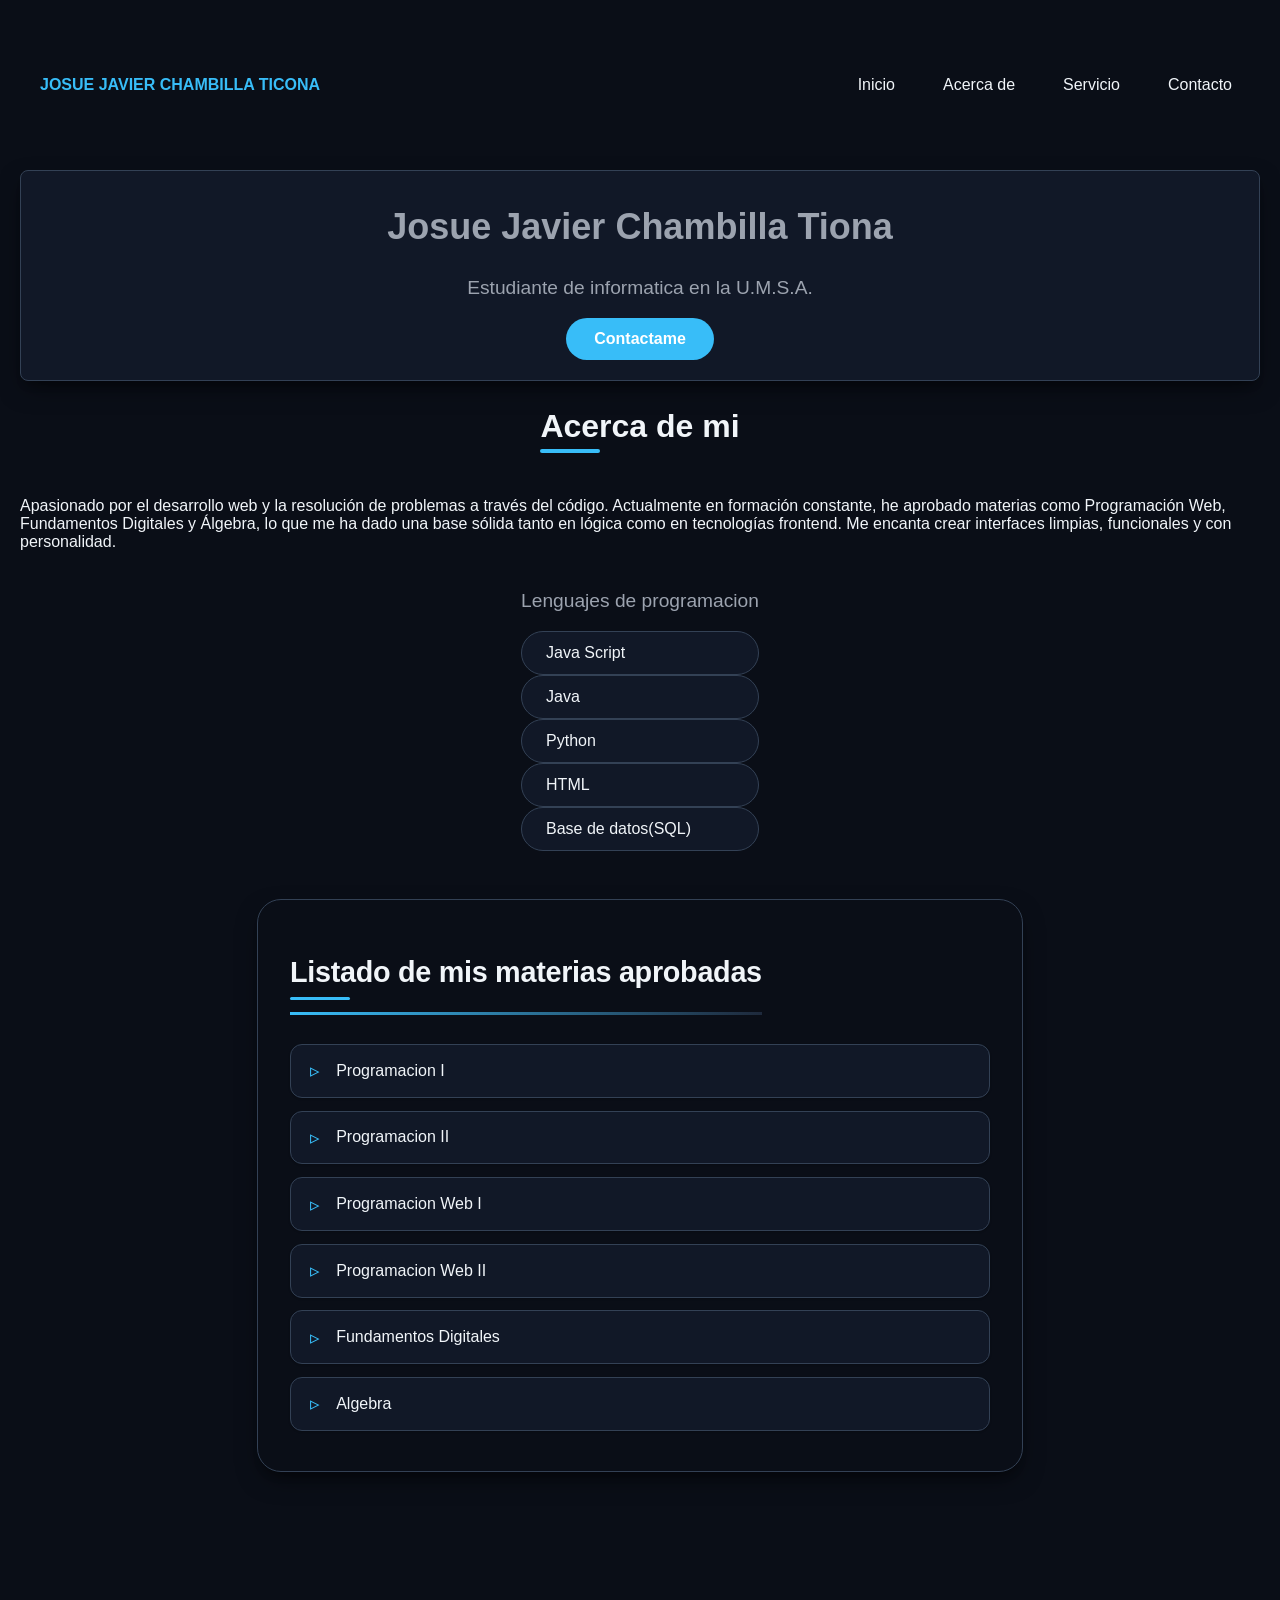
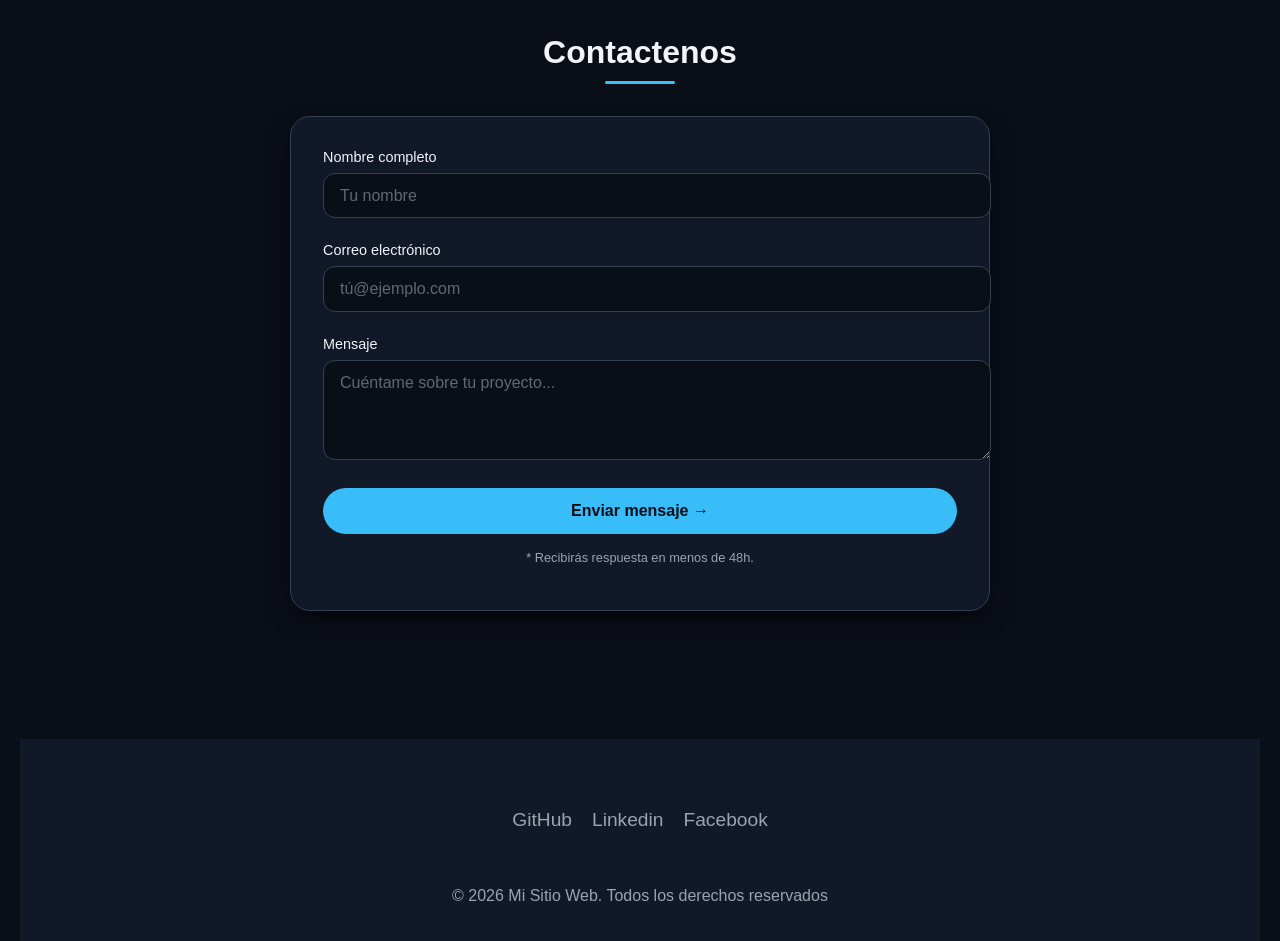
<file: Mi_Portafolio/index.html>
<!DOCTYPE html>
<html lang="en">
<head>
    <meta charset="UTF-8">
    <meta name="viewport" content="width=device-width, initial-scale=1.0">
    <title>Document</title>
    <link rel="stylesheet" href="css/styles.css">
</head>
<body>
    <header>
        <div class="container">
            <div class="navbar">
                <div class="logo">JOSUE JAVIER CHAMBILLA TICONA</div>
                <nav>
                    <ul>
                        <li><a href="#inicio">Inicio</a></li>
                        <li><a href="#acercade">Acerca de</a></li>
                        <li><a href="#servicios">Servicio</a></li>
                        <li><a href="#contacto">Contacto</a></li>
                    </ul>
                </nav>
            </div>
        </div>
    </header>
    <main>
        <section id="inicio">
            <div class="container-person">
                <div class="person-content">
                    <h1>Josue Javier Chambilla Tiona</h1>
                    <p>Estudiante de informatica en la U.M.S.A.</p>
                    <a href="#contacto" class="btn">Contactame</a>
                </div>
            </div>
        </section>
        <section id="acercade">
            <div class="about">
                <h2>Acerca de mi</h2>
                 Apasionado por el desarrollo web y la resolución de problemas a través del código. 
            Actualmente en formación constante, he aprobado materias como Programación Web, 
            Fundamentos Digitales y Álgebra, lo que me ha dado una base sólida tanto en lógica 
            como en tecnologías frontend. Me encanta crear interfaces limpias, funcionales 
            y con personalidad.
                <div class="lenguajes">
                    <p>Lenguajes de programacion</p>
                    <div class="items-l">Java Script</div>
                    <div class="items-l">Java</div>
                    <div class="items-l">Python</div>
                    <div class="items-l">HTML</div>
                    <div class="items-l">Base de datos(SQL)</div>
                </div>
            </div>
        </section>
        <section id="servicios">
            <h2>Listado de mis materias aprobadas</h2>
            <ul>
                <li>Programacion I</li>
                <li>Programacion II</li>
                <li>Programacion Web I</li>
                <li>Programacion Web II</li>
                <li>Fundamentos Digitales</li>
                <li>Algebra</li>
            </ul>
        </section>
        <section id="contacto">
            <div class="container contact">
            <h2 class="section-title">Contactenos</h2>
            <div class="contact-form">
                <form action="#" method="post">
                    <div class="form-group">
                        <label for="nombre">Nombre completo</label>
                        <input type="text" id="nombre" name="nombre" required placeholder="Tu nombre">
                    </div>
                    <div class="form-group">
                        <label for="email">Correo electrónico</label>
                        <input type="email" id="email" name="email" required placeholder="tú@ejemplo.com">
                    </div>
                    <div class="form-group">
                        <label for="mensaje">Mensaje</label>
                        <textarea id="mensaje" name="mensaje" rows="4" required placeholder="Cuéntame sobre tu proyecto..."></textarea>
                    </div>
                    <button type="submit" class="btn-submit">Enviar mensaje →</button>
                </form>
                <p style="margin-top: 1rem; font-size: 0.8rem; text-align: center; color: var(--text-secondary)">* Recibirás respuesta en menos de 48h.</p>
            </div>
        </div>
 
        </section>
        
        
        
    </main>
    <footer>
        <div class="container">
            <div class="social_links">
                <a href="https://github.com/Jos2630/Desarrollo-Full_Stack.git" target="_blank">GitHub</a>
                <a href="" target="_blank">Linkedin</a>
                <a href="" target="_blank">Facebook</a>
            </div>
        </div>
        <p>&copy; 2026 Mi Sitio Web. Todos los derechos reservados</p>
    </footer>
</body>
</html>
</file>
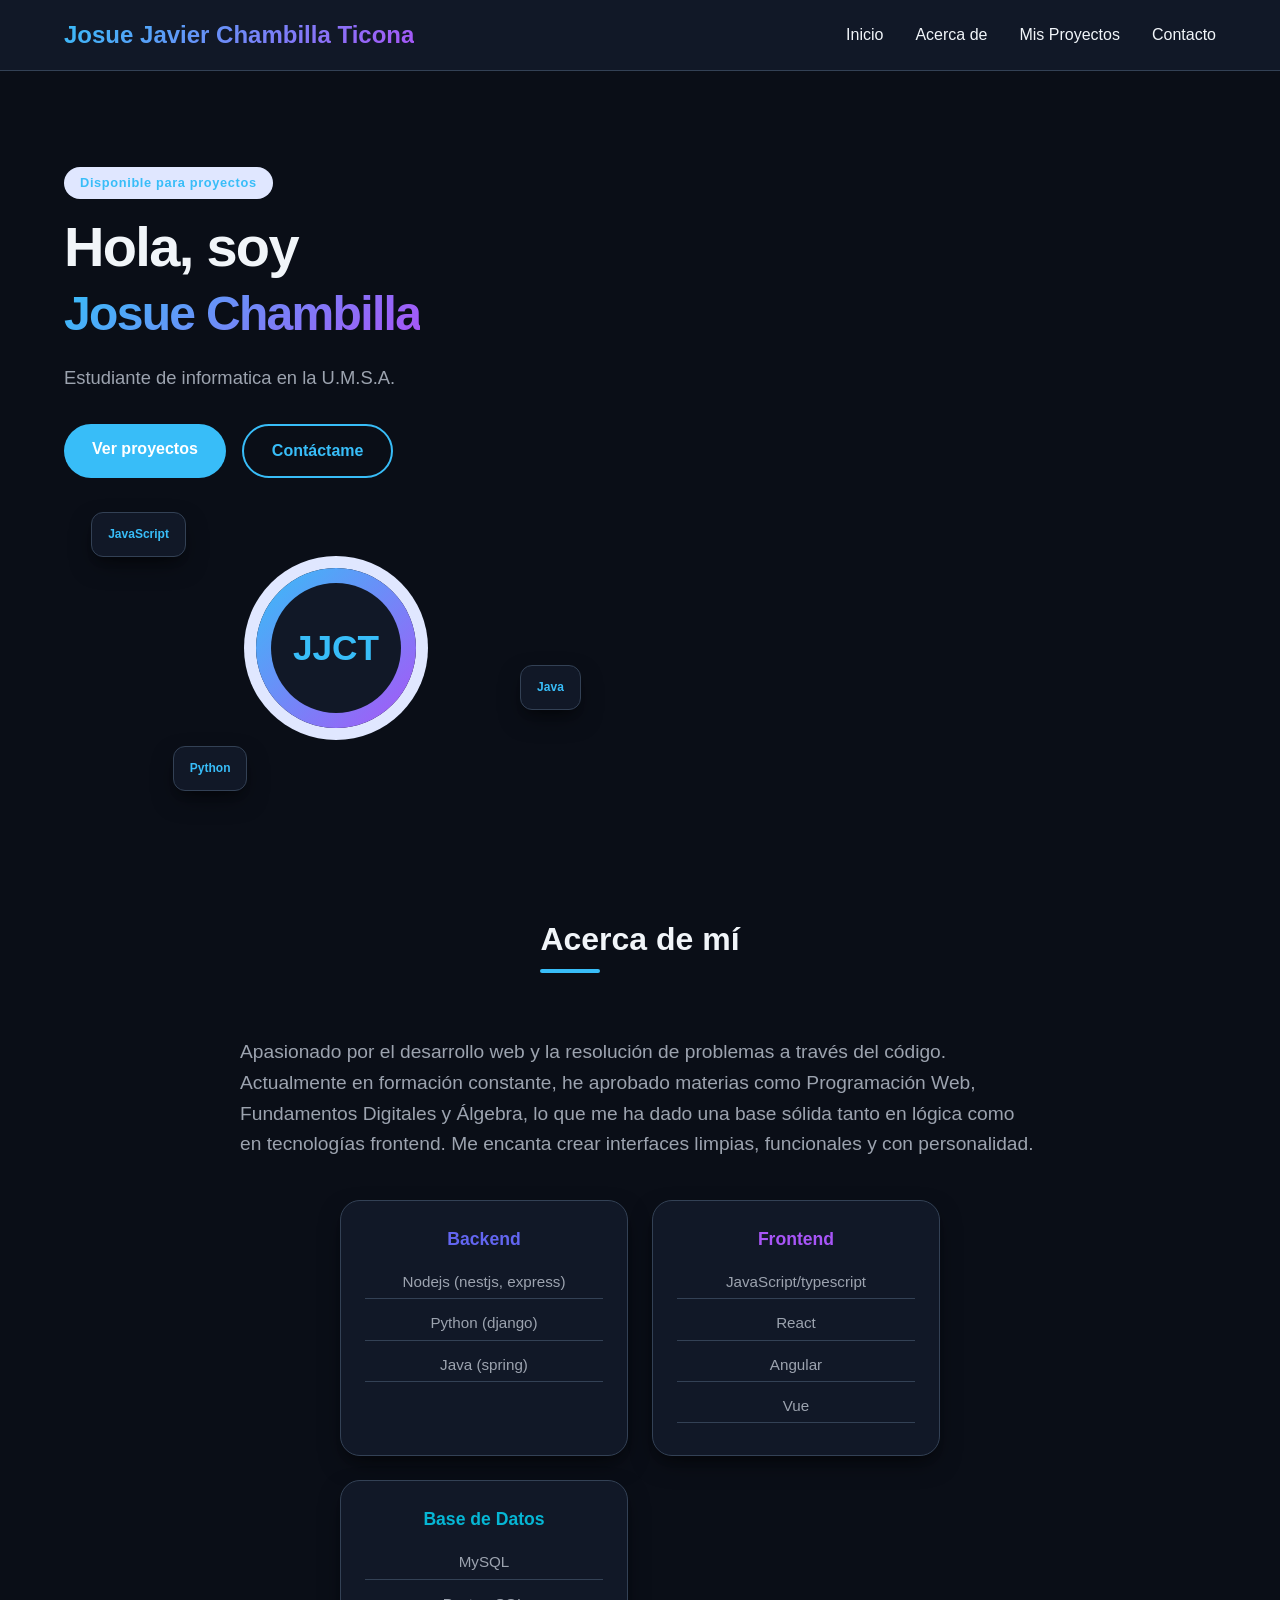
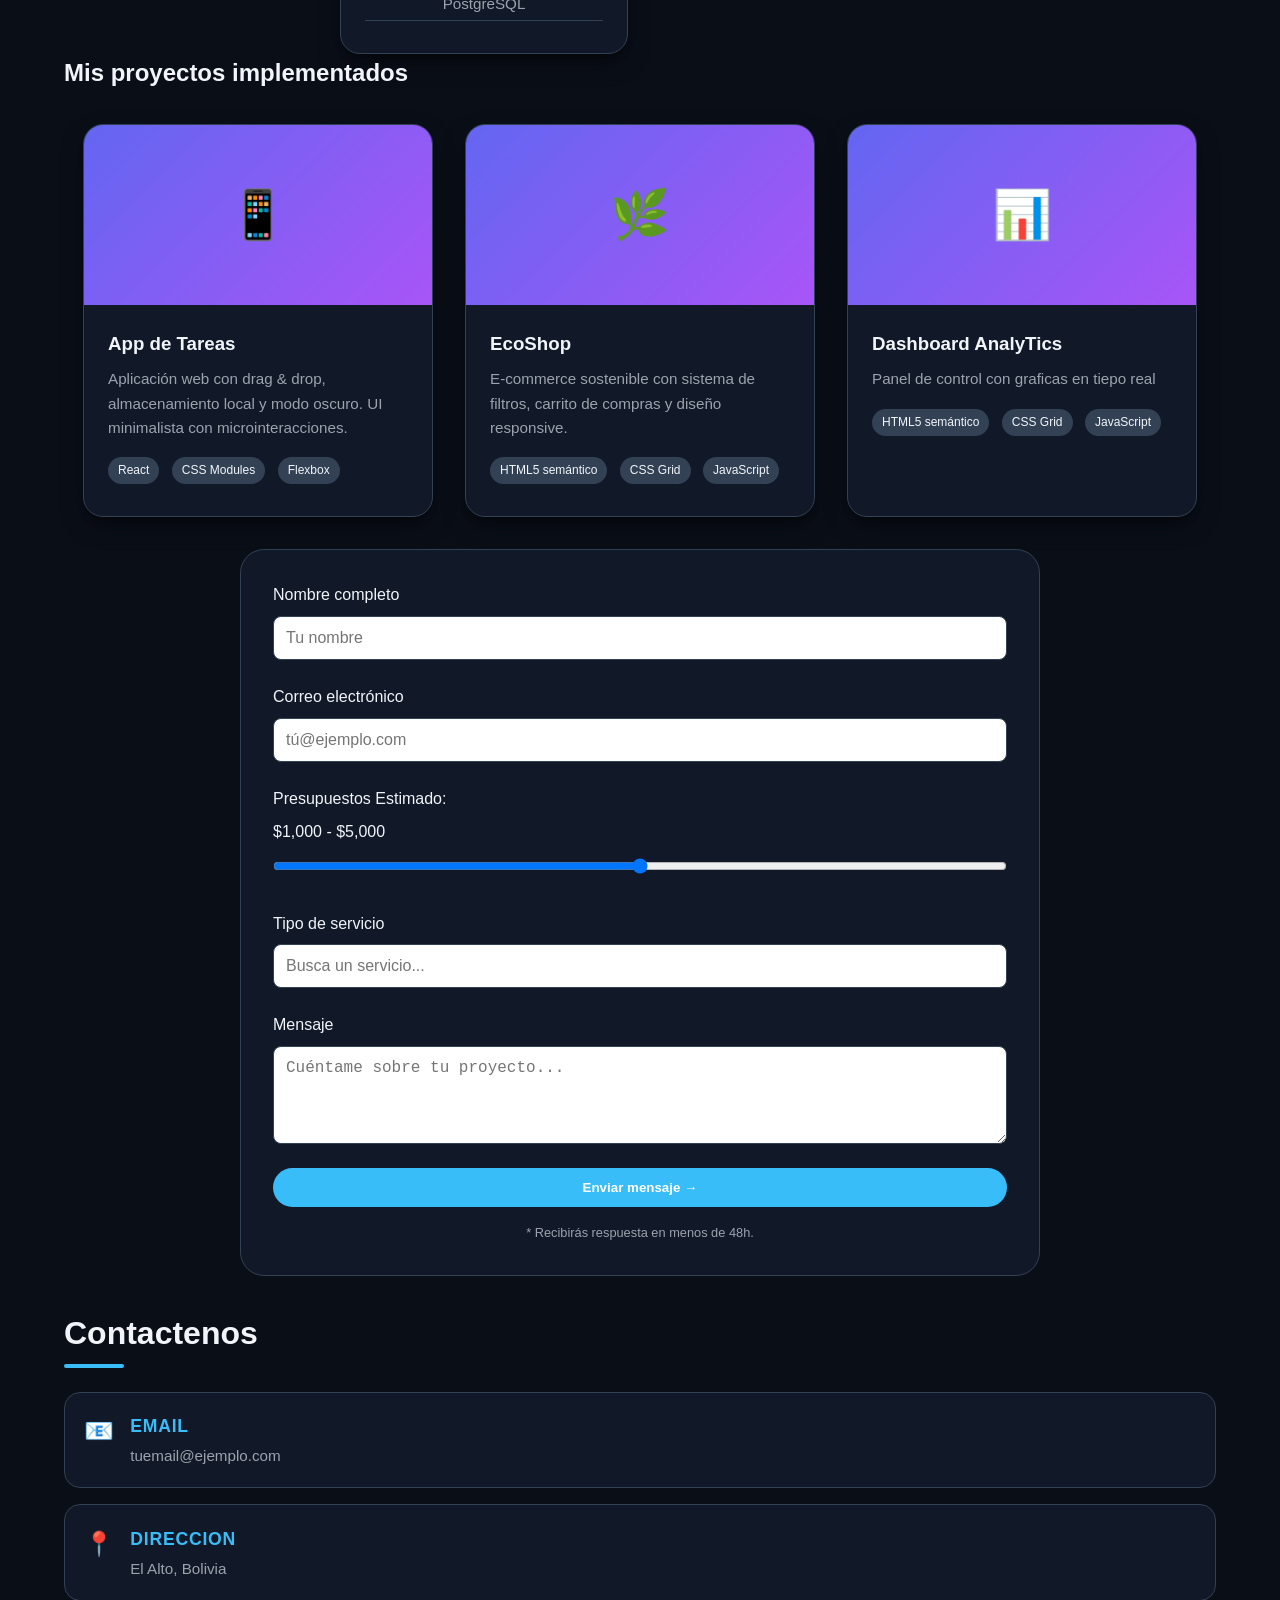
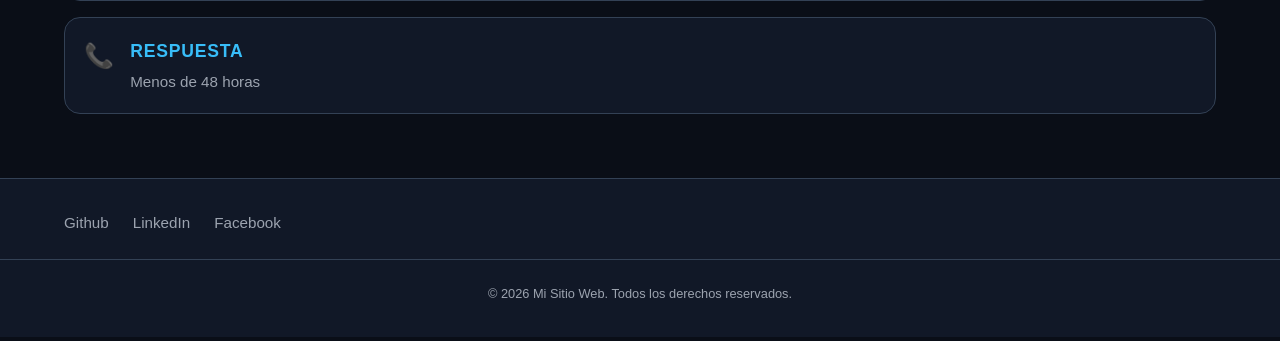
<file: Mi_Portafolio/TAREA2-CLASE2/index.html>
<!doctype html>
<html lang="es">
  <head>
    <meta charset="UTF-8" />    
    <meta name="viewport" content="width=device-width, initial-scale=1.0" />
    <title>Mi Portafolio</title>

    <link rel="stylesheet" href="css/styles.css" />
  </head>
  <body>
    <header>
      <div class="container">
        <div class="navbar">
          <div class="logo">Josue Javier Chambilla Ticona</div>
          <nav>
            <ul>
              <li><a href="#inicio">Inicio</a></li>
              <li><a href="#acercade">Acerca de</a></li>
              <li><a href="#servicios">Mis Proyectos</a></li>
              <li><a href="#contacto">Contacto</a></li>
            </ul>
          </nav>
        </div>
      </div>
      <!-- <h1>Bienvenido a mi sitio web</h1>   -->
    </header>
    <main>
      <section id="inicio" aria-label="Presentación">
        <div class="container person">
          <div class="person-content">
            <span class="person-badge">Disponible para proyectos</span>
            <h1>Hola, soy <br> <strong>Josue Chambilla</strong> </h1>
            <p> Estudiante de informatica en la U.M.S.A.</p>
            <div class="actions">
              <a href="#servicios" class="btn bnt--primary">Ver proyectos</a>
              <a href="#contacto" class="btn btn--secondary">Contáctame</a>            
            </div>
            <aside class="person-img" aria-hidden="true">
              <div class="float-card card--a">JavaScript</div>
              <div class="float-card card--b">Java</div>
              <div class="float-card card--c">Python</div>
              <div class="avatar">
                <div class="avatar-interior">JJCT</div>
              </div>
            </aside>
        </div>
      </section>
      <section id="acercade">
        <div class="container about">
          <h2>Acerca de mí</h2>
          <p>
           Apasionado por el desarrollo web y la resolución de problemas a través del código. 
            Actualmente en formación constante, he aprobado materias como Programación Web, 
            Fundamentos Digitales y Álgebra, lo que me ha dado una base sólida tanto en lógica 
            como en tecnologías frontend. Me encanta crear interfaces limpias, funcionales 
            y con personalidad.
          </p>
          <div class="skill-grid" >
            <article class="skill-card skill--backend">
              <h3>Backend</h3>
              <ul>
                <li>Nodejs (nestjs, express)</li>
                <li>Python (django)</li>
                <li>Java (spring)</li>
              </ul>
            </article>
            <article class="skill-card skill--frontend">
              <h3>Frontend</h3>
              <ul>
                <li>JavaScript/typescript</li>
                <li>React</li>
                <li>Angular</li>
                <li>Vue</li>                
              </ul>
            </article>
            <article class="skill-card skill--database">
              <h3>Base de Datos</h3>
              <ul>
                <li>MySQL</li>
                <li>PostgreSQL</li>
              </ul>
            </article>
          </div>          
        </div>
      </section>
      <section id="servicios">
        <div class="container">
          <h2>Mis proyectos implementados</h2>
          <div class="projects-grid">
            <article class="project-card">
              <div class="project-img">📱</div>
              <div class="project-info">
                <h3>App de Tareas</h3>
                <p>
                  Aplicación web con drag & drop, almacenamiento local y modo
                  oscuro. UI minimalista con microinteracciones.
                </p>
                <div>
                  <span class="tech-badge">React</span>
                  <span class="tech-badge">CSS Modules</span>
                  <span class="tech-badge">Flexbox</span>
                </div>
              </div>
            </article>
            <article class="project-card">
              <div class="project-img">🌿</div>
              <div class="project-info">
                <h3>EcoShop</h3>
                <p>
                  E-commerce sostenible con sistema de filtros, carrito de
                  compras y diseño responsive.
                </p>
                <div>
                  <span class="tech-badge">HTML5 semántico</span>
                  <span class="tech-badge">CSS Grid</span>
                  <span class="tech-badge">JavaScript</span>
                </div>
              </div>
            </article>
            <article class="project-card">
              <div class="project-img">📊</div>
              <div class="project-info">
                <h3>Dashboard AnalyTics</h3>
                <p>
                  Panel de control con graficas en tiepo real
                </p>
                <div>
                  <span class="tech-badge">HTML5 semántico</span>
                  <span class="tech-badge">CSS Grid</span>
                  <span class="tech-badge">JavaScript</span>
                </div>
              </div>
            </article>
          </div>
        </div>
      </section>
      <section id="contacto">
        
          <div class="contact-form">
            <form action="#" method="post">
              <div class="form-group">
                <label for="nombre">Nombre completo</label>
                <input
                  type="text"
                  id="nombre"
                  name="nombre"
                  required
                  placeholder="Tu nombre"
                />
              </div>
              <div class="form-group">
                <label for="email">Correo electrónico</label>
                <input
                  type="email"
                  id="email"
                  name="email"
                  required
                  placeholder="tú@ejemplo.com"
                />
              </div>
              <div class="form-group">
                <label for="presupuesto">Presupuestos Estimado:</label>
                <span class="rango-valor" id="rango-valor">$1,000 - $5,000</span>
                <input
                  type="range"
                  id="presupuesto"
                  name="presupuesto"
                  min="1000"
                  max="5000"
                  step="500"
                  value="3000"
                />
              </div>
              <div class="form-group">
                  <label for="servicio">Tipo de servicio</label>
                  <input
                    type="search"
                    id="servicio"
                    name="servicio"
                    list="servicios-list"
                    placeholder="Busca un servicio..."
                  />
                  <datalist id="servicios-list">
                    <option value="Desarrollo Web Full Stack">
                    <option value="API REST / Back-End">
                    <option value="Diseño UI / Front-End">
                    <option value="Base de Datos">
                    <option value="Consultoría Técnica">
                  </datalist>
                </div>
              <div class="form-group">
                  <label for="mensaje">Mensaje</label>
                <textarea
                  id="mensaje"
                  name="mensaje"
                  rows="4"
                  required
                  placeholder="Cuéntame sobre tu proyecto..."
                ></textarea>
              </div>
              <button type="submit" class="btn-submit">Enviar mensaje →</button>
            </form>
            <p >* Recibirás respuesta en menos de 48h.</p>
          </div>
        </div>

        <div class="container contact">
          <h2 class="section-title">Contactenos</h2>
          <div class="contacto-info">
            <div class="contacto-item">
              <span class="contacto-icon">📧</span>
              <div>
                <strong>Email</strong>
                <p>tuemail@ejemplo.com</p>
              </div>
            </div>
            <div class="contacto-item">
              <span class="contacto-icon">📍</span>
              <div>
                <strong>Direccion</strong>
                <p>El Alto, Bolivia</p>
              </div>
            </div>
            <div class="contacto-item">
              <span class="contacto-icon">📞</span>
              <div>
                <strong>Respuesta</strong>
                <p>Menos de 48 horas</p>
              </div>
            </div>

          </div>
      </section>
    </main>
    <footer>
      <div class="container footer-grid">
       
        <nav class="social-links">
          <a href="#" target="_blank">Github</a>
          <a href="#" target="_blank">LinkedIn</a>
          <a href="#" target="_blank">Facebook</a>
        </nav>
      </div>
      <p class="footer-copy">&copy; 2026 Mi Sitio Web. Todos los derechos reservados.</p>
    </footer>
  </body>
</html>
</file>
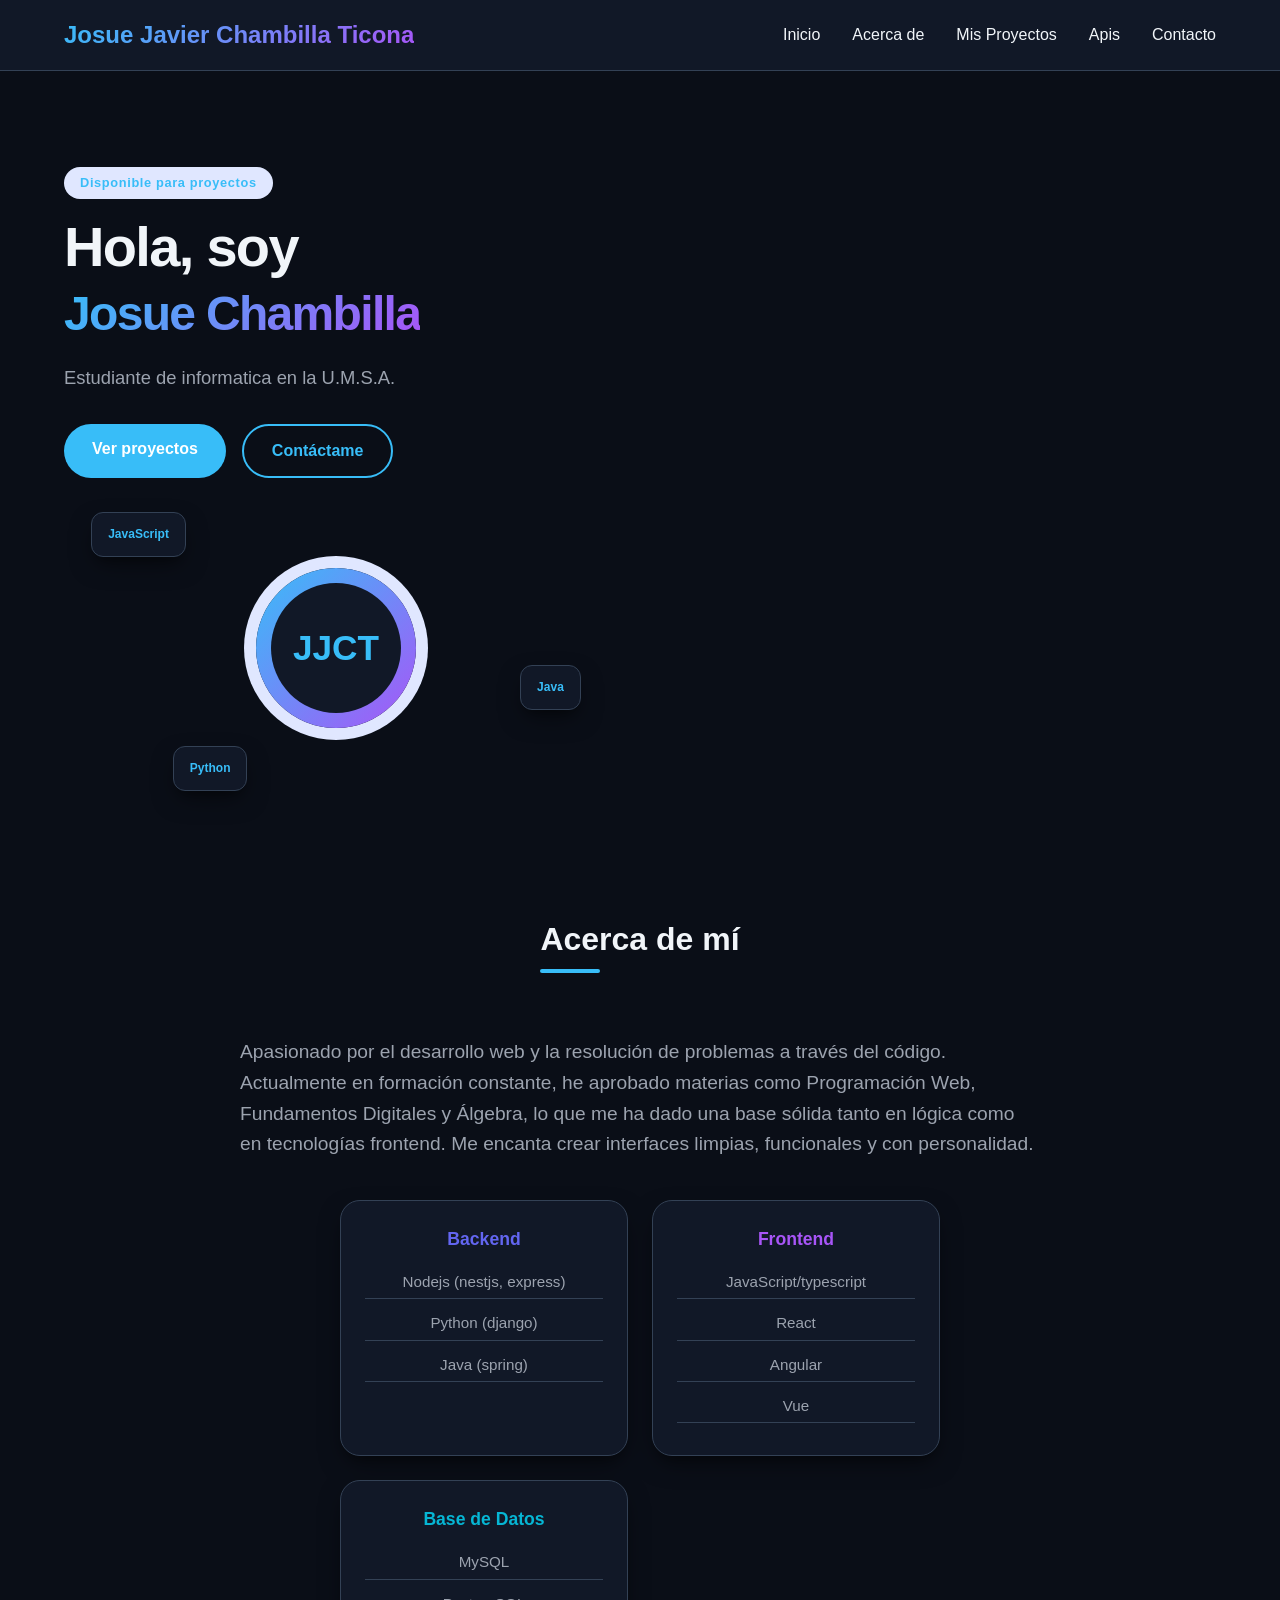
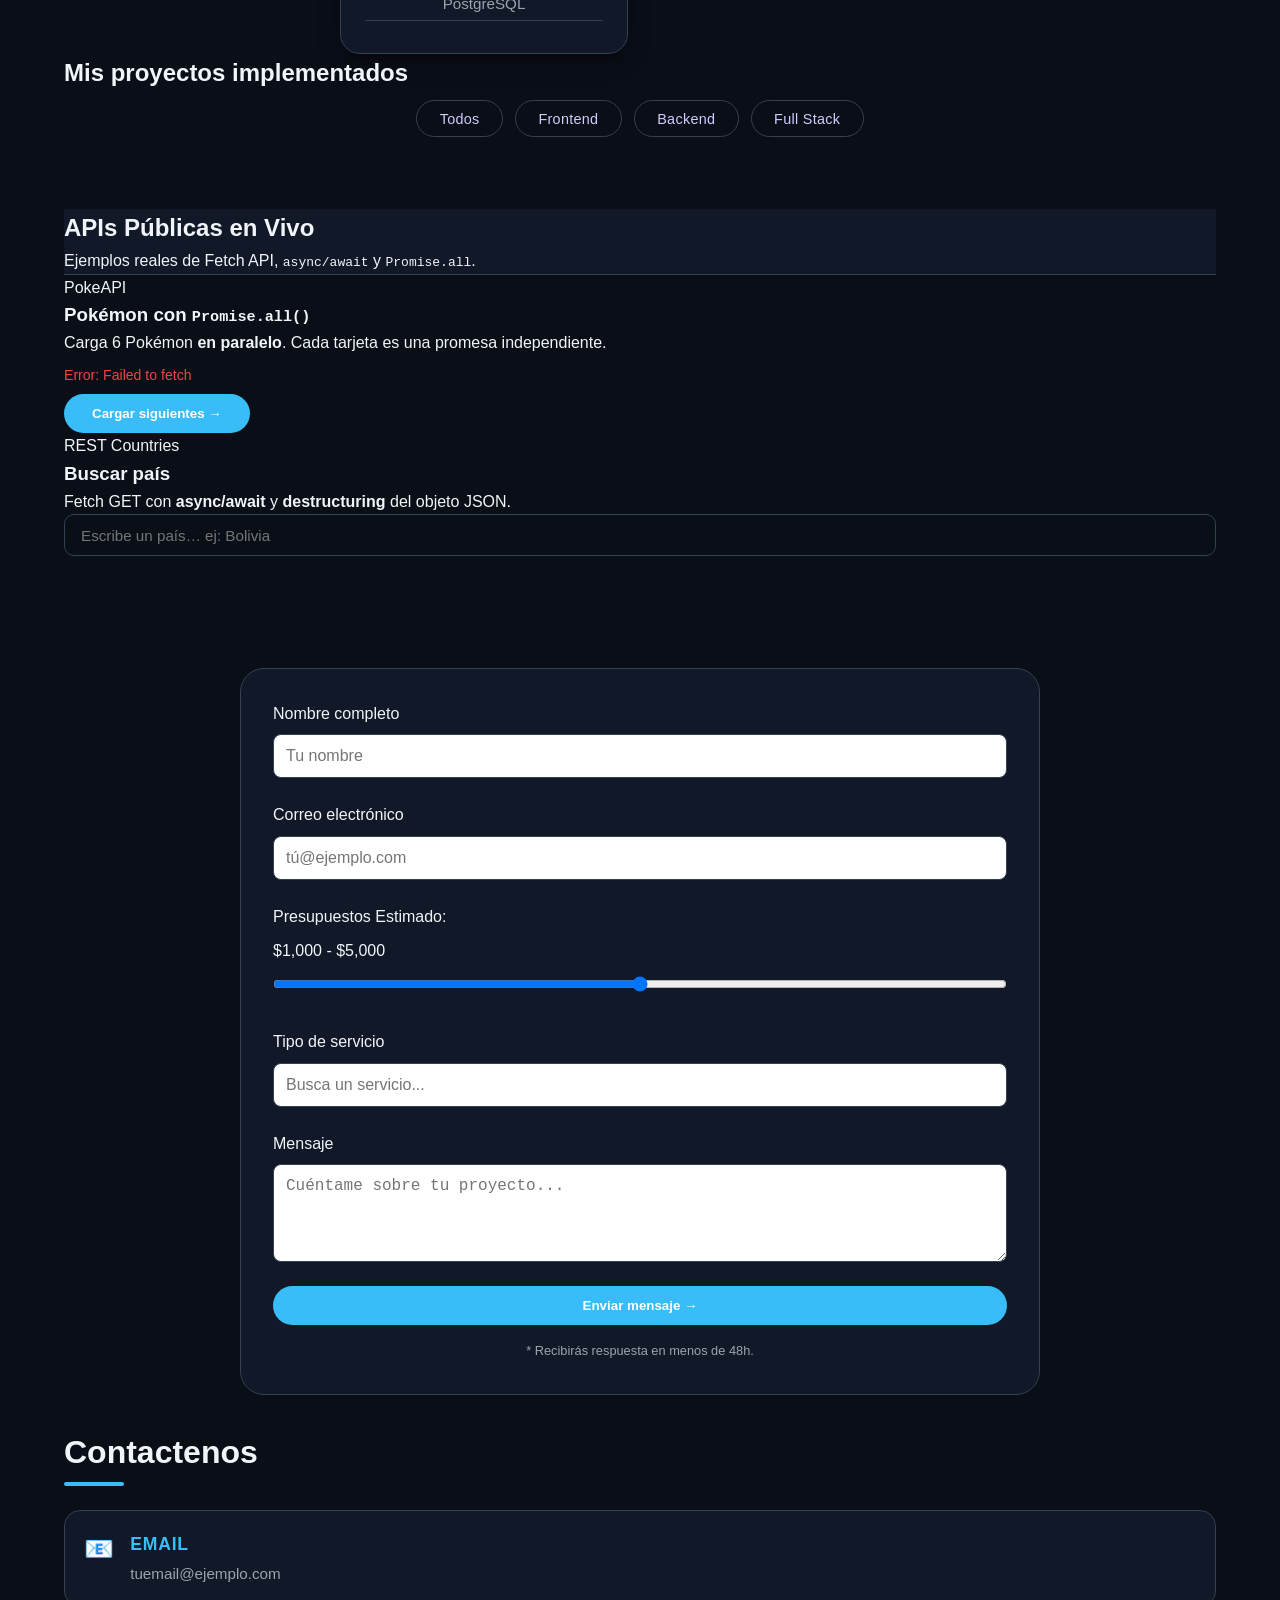
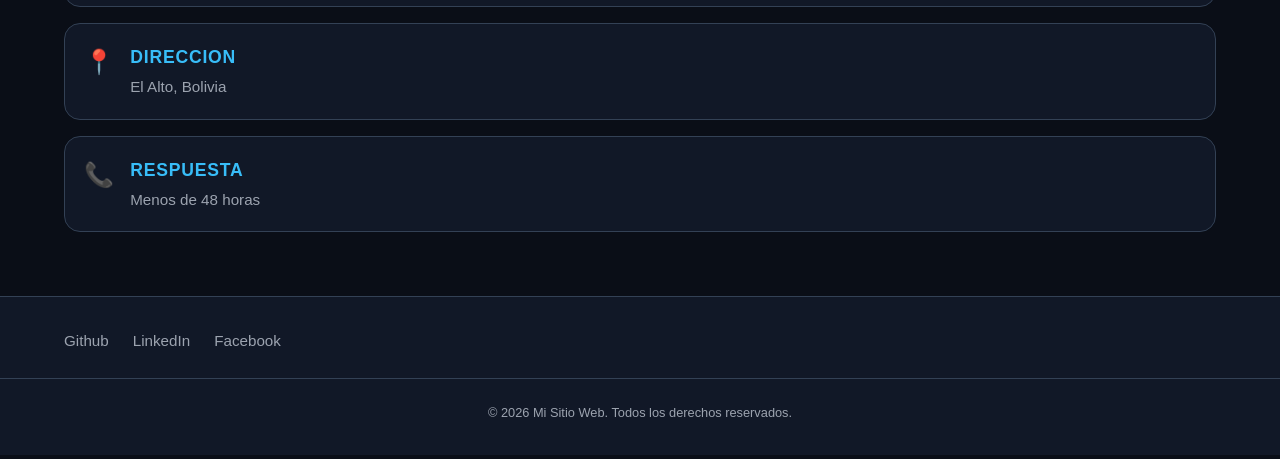
<file: Mi_Portafolio/TAREA3-CLASE3/index.html>
<!doctype html>
<html lang="es">
  <head>
    <meta charset="UTF-8" />    
    <meta name="viewport" content="width=device-width, initial-scale=1.0" />
    <title>Mi Portafolio</title>

    <link rel="stylesheet" href="css/styles.css" />
  </head>
  <body>
    <header>
      <div class="container">
        <div class="navbar">
          <div class="logo">Josue Javier Chambilla Ticona</div>
          <nav>
            <ul>
              <li><a href="#inicio">Inicio</a></li>
              <li><a href="#acercade">Acerca de</a></li>
              <li><a href="#servicios">Mis Proyectos</a></li>
              <li><a href="#apis">Apis</a></li>
              <li><a href="#contacto">Contacto</a></li>
            </ul>
          </nav>
        </div>
      </div>
      <!-- <h1>Bienvenido a mi sitio web</h1>   -->
    </header>
    <main>
      <section id="inicio" aria-label="Presentación">
        <div class="container person">
          <div class="person-content">
            <span class="person-badge">Disponible para proyectos</span>
            <h1>Hola, soy <br> <strong>Josue Chambilla</strong> </h1>
            <p> Estudiante de informatica en la U.M.S.A.</p>
            <div class="actions">
              <a href="#servicios" class="btn bnt--primary">Ver proyectos</a>
              <a href="#contacto" class="btn btn--secondary">Contáctame</a>            
            </div>
            <aside class="person-img" aria-hidden="true">
              <div class="float-card card--a">JavaScript</div>
              <div class="float-card card--b">Java</div>
              <div class="float-card card--c">Python</div>
              <div class="avatar">
                <div class="avatar-interior">JJCT</div>
              </div>
            </aside>
        </div>
      </section>
      <section id="acercade">
        <div class="container about">
          <h2>Acerca de mí</h2>
          <p>
           Apasionado por el desarrollo web y la resolución de problemas a través del código. 
            Actualmente en formación constante, he aprobado materias como Programación Web, 
            Fundamentos Digitales y Álgebra, lo que me ha dado una base sólida tanto en lógica 
            como en tecnologías frontend. Me encanta crear interfaces limpias, funcionales 
            y con personalidad.
          </p>
          <div class="skill-grid" >
            <article class="skill-card skill--backend">
              <h3>Backend</h3>
              <ul>
                <li>Nodejs (nestjs, express)</li>
                <li>Python (django)</li>
                <li>Java (spring)</li>
              </ul>
            </article>
            <article class="skill-card skill--frontend">
              <h3>Frontend</h3>
              <ul>
                <li>JavaScript/typescript</li>
                <li>React</li>
                <li>Angular</li>
                <li>Vue</li>                
              </ul>
            </article>
            <article class="skill-card skill--database">
              <h3>Base de Datos</h3>
              <ul>
                <li>MySQL</li>
                <li>PostgreSQL</li>
              </ul>
            </article>
          </div>          
        </div>
      </section>
      <section id="servicios">
        <div class="container">
          <h2>Mis proyectos implementados</h2>
          <div class="filter-bar" role="group" aria-label="Filtros de proyectos">
              <button class="filter-btn" data-filter="all">Todos</button>
              <button class="filter-btn" data-filter="frontend">Frontend</button>
              <button class="filter-btn" data-filter="backend">Backend</button>
              <button class="filter-btn" data-filter="fullstack">Full Stack</button>
            </div>
          <p  class="projects-meta"><span id="project-count"></span></p>
          <div class="projects-grid" id="projects-grid">
          
          </div>
        </div>
      </section>

      <section id="apis" aria-label="Consumo de APIs públicas">
        <div class="container">
          <header class="section-header">
            <h2>APIs Públicas en Vivo</h2>
            <p>Ejemplos reales de Fetch API, <code>async/await</code> y <code>Promise.all</code>.</p>
          </header>
 
          <div class="apis-grid">
 
          <!-- ✅ Sesión 4: PokeAPI – 6 peticiones en paralelo con Promise.all -->
            <div class="api-panel" id="poke-section">
              <div class="api-panel__header">
                <span class="api-badge">PokeAPI</span>
                <h3>Pokémon con <code>Promise.all()</code></h3>
                <p>Carga 6 Pokémon <strong>en paralelo</strong>. Cada tarjeta es una promesa independiente.</p>
              </div>
              <div id="poke-grid" class="poke-grid"></div>
                <button id="poke-next" class="btn btn--outline btn--sm">Cargar siguientes →</button>
              </div>
 
              <!-- ✅ Sesión 4: REST Countries – Fetch GET + destructuring de respuesta -->
              <div class="api-panel">
                <div class="api-panel__header">
                  <span class="api-badge">REST Countries</span>
                  <h3>Buscar país</h3>
                  <p>Fetch GET con <strong>async/await</strong> y <strong>destructuring</strong> del objeto JSON.</p>
                </div>
                <div class="country-search-box">
                  <input
                    type="search"
                    id="country-search"
                    placeholder="Escribe un país… ej: Bolivia"
                    aria-label="Buscar país"
                  />
                </div>
                <div id="country-result" class="country-result"></div>
              </div>
 
          </div>
</div>
</section>
      <section id="contacto">
        
          <div class="contact-form">
            <form action="#" method="post">
              <div class="form-group">
                <label for="nombre">Nombre completo</label>
                <input
                  type="text"
                  id="nombre"
                  name="nombre"
                  required
                  placeholder="Tu nombre"
                />
              </div>
              <div class="form-group">
                <label for="email">Correo electrónico</label>
                <input
                  type="email"
                  id="email"
                  name="email"
                  required
                  placeholder="tú@ejemplo.com"
                />
              </div>
              <div class="form-group">
                <label for="presupuesto">Presupuestos Estimado:</label>
                <span class="rango-valor" id="rango-valor">$1,000 - $5,000</span>
                <input
                  type="range"
                  id="presupuesto"
                  name="presupuesto"
                  min="1000"
                  max="5000"
                  step="500"
                  value="3000"
                />
              </div>
              <div class="form-group">
                  <label for="servicio">Tipo de servicio</label>
                  <input
                    type="search"
                    id="servicio"
                    name="servicio"
                    list="servicios-list"
                    placeholder="Busca un servicio..."
                  />
                  <datalist id="servicios-list">
                    <option value="Desarrollo Web Full Stack">
                    <option value="API REST / Back-End">
                    <option value="Diseño UI / Front-End">
                    <option value="Base de Datos">
                    <option value="Consultoría Técnica">
                  </datalist>
                </div>
              <div class="form-group">
                  <label for="mensaje">Mensaje</label>
                <textarea
                  id="mensaje"
                  name="mensaje"
                  rows="4"
                  required
                  placeholder="Cuéntame sobre tu proyecto..."
                ></textarea>
              </div>
              <button type="submit" class="btn-submit">Enviar mensaje →</button>
            </form>
            <p >* Recibirás respuesta en menos de 48h.</p>
          </div>
        </div>

        <div class="container contact">
          <h2 class="section-title">Contactenos</h2>
          <div class="contacto-info">
            <div class="contacto-item">
              <span class="contacto-icon">📧</span>
              <div>
                <strong>Email</strong>
                <p>tuemail@ejemplo.com</p>
              </div>
            </div>
            <div class="contacto-item">
              <span class="contacto-icon">📍</span>
              <div>
                <strong>Direccion</strong>
                <p>El Alto, Bolivia</p>
              </div>
            </div>
            <div class="contacto-item">
              <span class="contacto-icon">📞</span>
              <div>
                <strong>Respuesta</strong>
                <p>Menos de 48 horas</p>
              </div>
            </div>

          </div>
      </section>
    </main>
    <footer>
      <div class="container footer-grid">
       
        <nav class="social-links">
          <a href="#" target="_blank">Github</a>
          <a href="#" target="_blank">LinkedIn</a>
          <a href="#" target="_blank">Facebook</a>
        </nav>
      </div>
      <p class="footer-copy">&copy; 2026 Mi Sitio Web. Todos los derechos reservados.</p>
    </footer>

    <script>
      // Actualizar valor del range en tiempo real
      const range = document.getElementById('presupuesto');
      const val   = document.getElementById('rango-valor');
      if (range && val) {
        range.addEventListener('input', () => {
          val.textContent = '$' + Number(range.value).toLocaleString();
        });
      }
    </script>
    <script src="js/app.js"></script>
  </body>
</html>
</file>
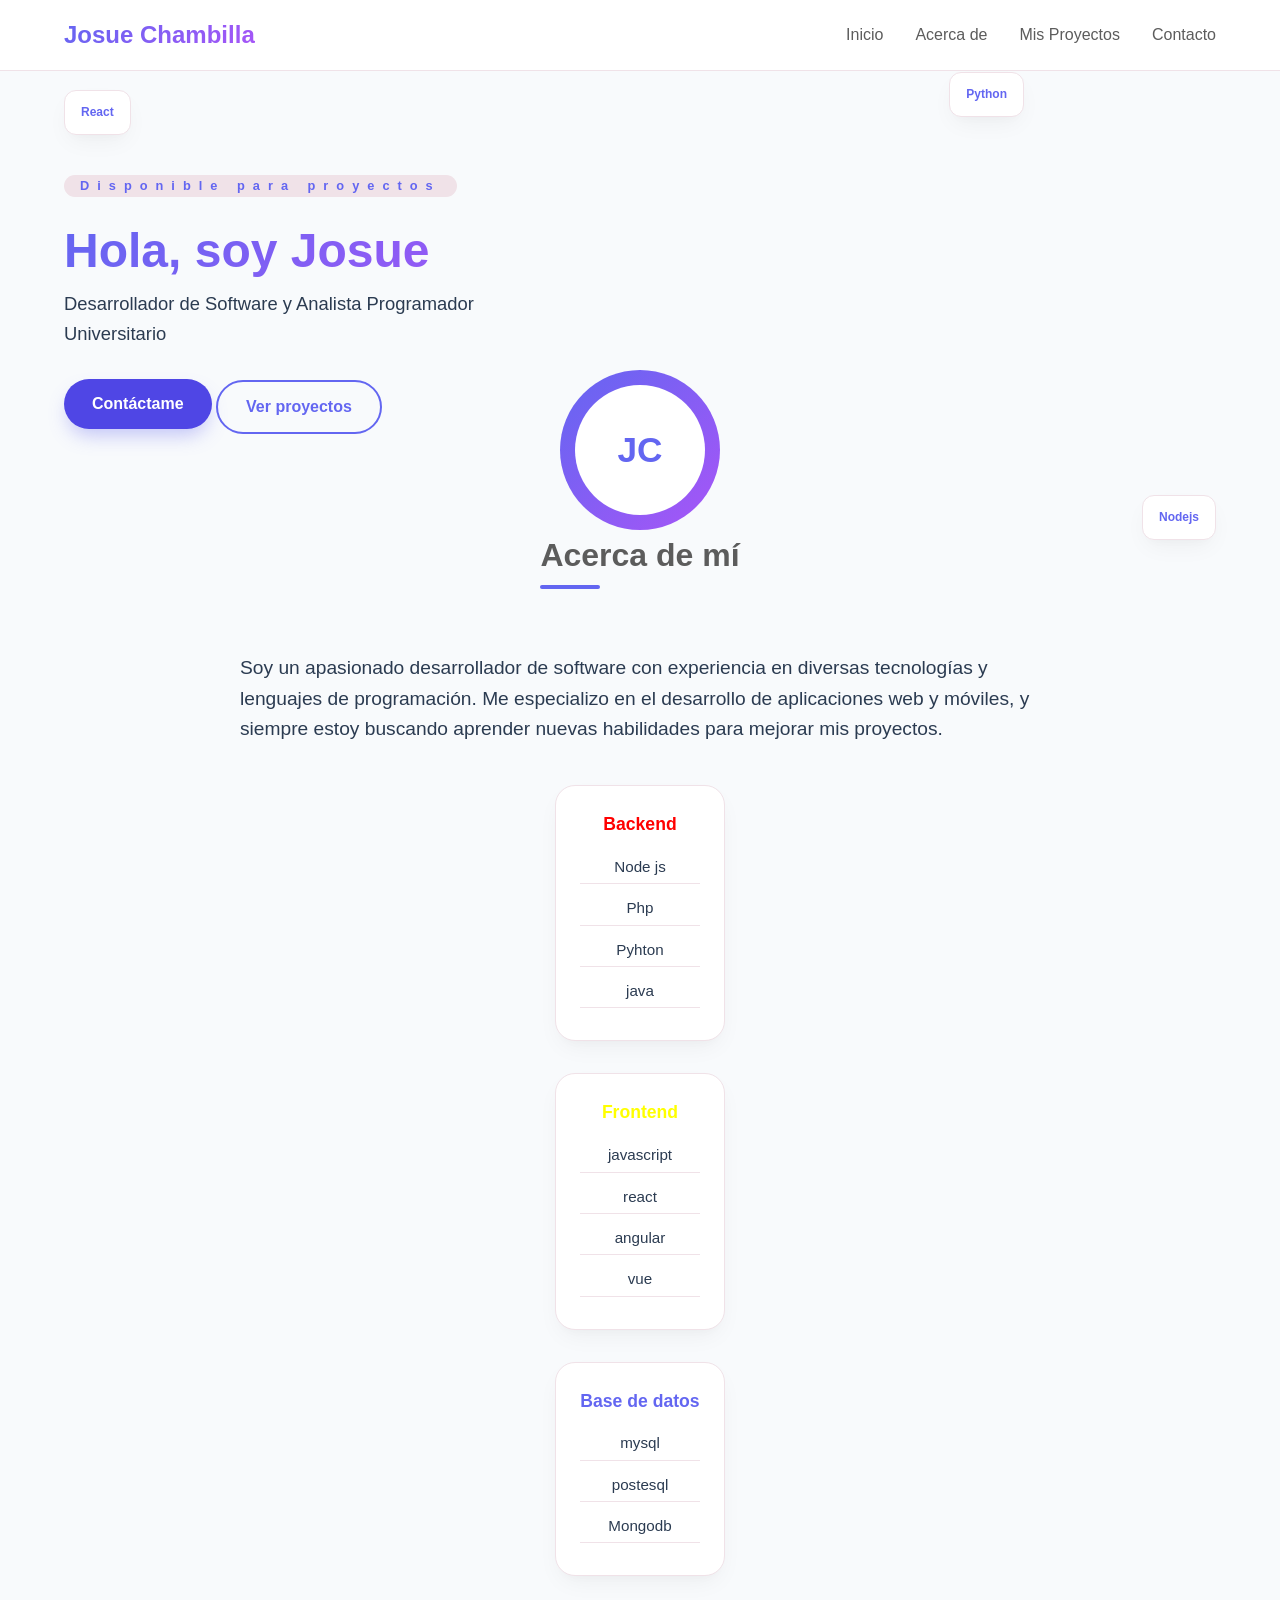
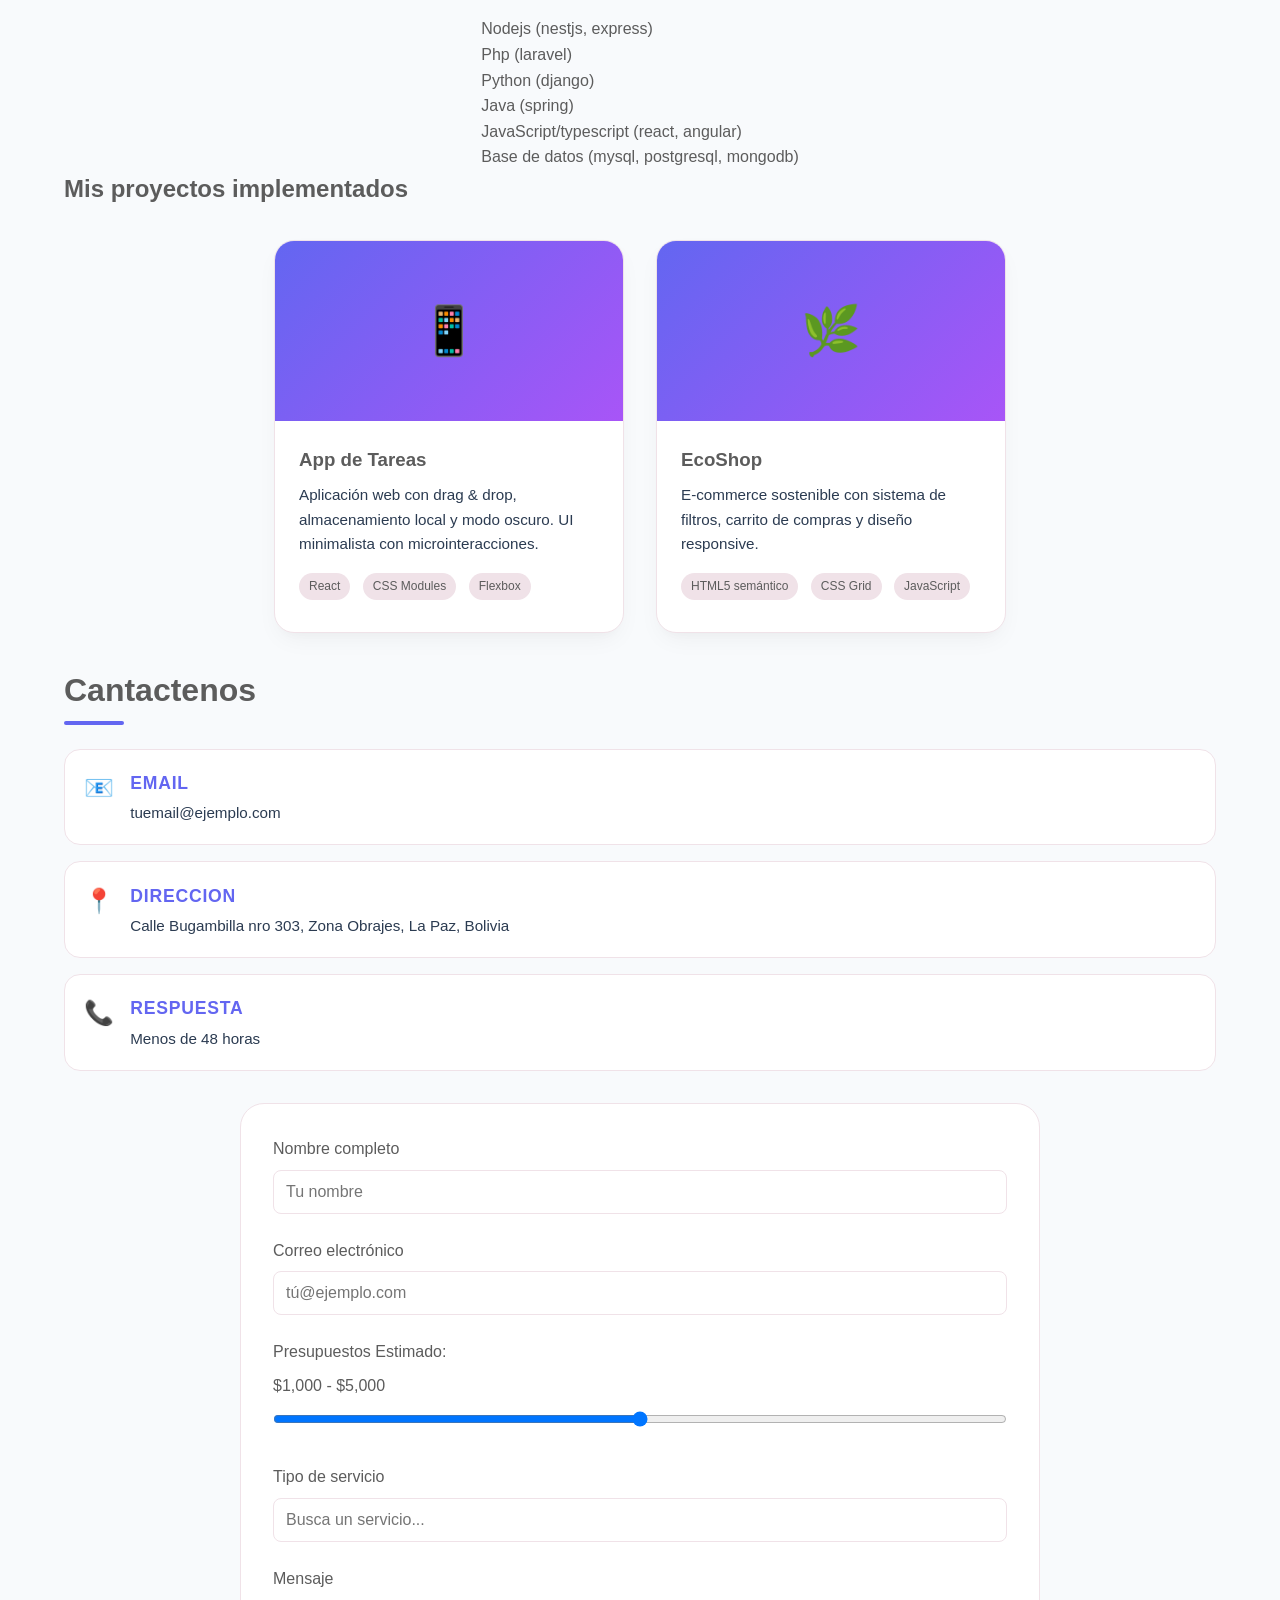
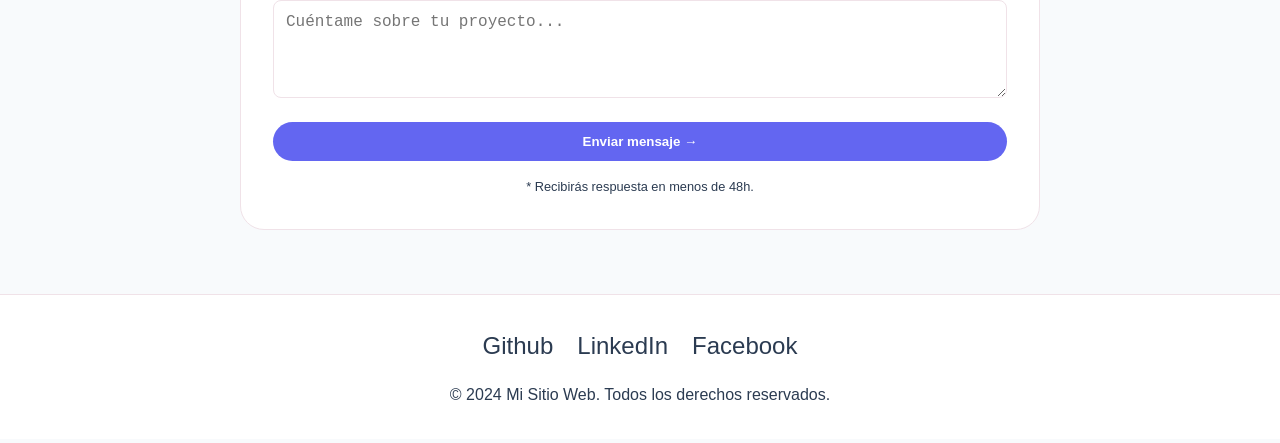
<file: Mi_Portafolio/index2.html>
<!doctype html>
<html lang="es">
  <head>
    <meta charset="UTF-8" />
    <meta name="viewport" content="width=device-width, initial-scale=1.0" />
    <title>Mi Portafolio</title>
    <link rel="stylesheet" href="css/styles2.css" />
  </head>
  <body>
    <header>
      <div class="container">
        <div class="navbar">
          <div class="logo">Josue Chambilla</div>
          <nav>
            <ul>
              <li><a href="#inicio">Inicio</a></li>
              <li><a href="#acercade">Acerca de</a></li>
              <li><a href="#servicios">Mis Proyectos</a></li>
              <li><a href="#contacto">Contacto</a></li>
            </ul>
          </nav>
        </div>
      </div>
      <!-- <h1>Bienvenido a mi sitio web</h1>   -->
    </header>
    <main>
      <section id="inicio">
        <div class="container person">
          <div class="person-content">
            <span class="person-bade">Disponible para proyectos</span>
            <h1>Hola, soy Josue</h1>
            <p>
              Desarrollador de Software y Analista Programador Universitario
            </p>
            <div class="actions">
                <a href="#contacto" class="btn btn-primary">Contáctame</a>
                <a href="#servicios" class="btn btn-secondary">Ver proyectos</a>
            </div>
            <aside class="person-image">
                <div class="float-card card--a">React</div>
                <div class="float-card card--b">Nodejs</div>
                <div class="float-card card--c">Python</div>
                <div class="avatar">
                    <div class="avatar-interior">JC</div>
                </div>
            </aside>
          </div>
        </div>
      </section>
      <section id="acercade">
        <div class="container about">
          <h2>Acerca de mí</h2>
          <p>
            Soy un apasionado desarrollador de software con experiencia en
            diversas tecnologías y lenguajes de programación. Me especializo en
            el desarrollo de aplicaciones web y móviles, y siempre estoy
            buscando aprender nuevas habilidades para mejorar mis proyectos.
          </p>
          <div class="skill-grid">
            <article class="skill-card skill--backend">
               <h3>Backend</h3>
               <ul>
                    <li>Node js</li>
                    <li>Php</li>
                    <li>Pyhton</li>
                    <li>java</li>
               </ul>
            </article>
            <article class="skill-card skill--frontend">
               <h3>Frontend</h3>
               <ul>
                    <li>javascript</li>
                    <li>react</li>
                    <li>angular</li>
                    <li>vue</li>
               </ul>
            </article>
            <article class="skill-card skill--database">
               <h3>Base de datos</h3>
               <ul>
                    <li>mysql</li>
                    <li>postesql</li>
                    <li>Mongodb</li>
               </ul>
            </article>

          </div>
          <div class="leguajes">
            <div class="item-l">Nodejs (nestjs, express)</div>
            <div class="item-l">Php (laravel)</div>
            <div class="item-l">Python (django)</div>
            <div class="item-l">Java (spring)</div>
            <div class="item-l">JavaScript/typescript (react, angular)</div>
            <div class="item-l">Base de datos (mysql, postgresql, mongodb)</div>
          </div>
        </div>
      </section>
      <section id="servicios">
        <div class="container">
          <h2>Mis proyectos implementados</h2>
          <div class="projects-grid">
            <article class="project-card">
              <div class="project-img">📱</div>
              <div class="project-info">
                <h3>App de Tareas</h3>
                <p>
                  Aplicación web con drag & drop, almacenamiento local y modo
                  oscuro. UI minimalista con microinteracciones.
                </p>
                <div>
                  <span class="tech-badge">React</span>
                  <span class="tech-badge">CSS Modules</span>
                  <span class="tech-badge">Flexbox</span>
                </div>
              </div>
            </article>
            <article class="project-card">
              <div class="project-img">🌿</div>
              <div class="project-info">
                <h3>EcoShop</h3>
                <p>
                  E-commerce sostenible con sistema de filtros, carrito de
                  compras y diseño responsive.
                </p>
                <div>
                  <span class="tech-badge">HTML5 semántico</span>
                  <span class="tech-badge">CSS Grid</span>
                  <span class="tech-badge">JavaScript</span>
                </div>
              </div>
            </article>
          </div>
        </div>
      </section>
      <section id="contacto">
           <div class="container contact">
          <h2 class="section-title">Cantactenos</h2>
          <div class="contacto-info">
            <div class="contacto-item">
              <span class="contacto-icon">📧</span>
              <div>
                <strong>Email</strong>
                <p>tuemail@ejemplo.com</p>
              </div>
            </div>
            <div class="contacto-item">
              <span class="contacto-icon">📍</span>
              <div>
                <strong>Direccion</strong>
                <p>Calle Bugambilla nro 303, Zona Obrajes, La Paz, Bolivia</p>
              </div>
            </div>
            <div class="contacto-item">
              <span class="contacto-icon">📞</span>
              <div>
                <strong>Respuesta</strong>
                <p>Menos de 48 horas</p>
              </div>
            </div>

          </div>
        <div class="contact-form">
            <form action="#" method="post">
              <div class="form-group">
                <label for="nombre">Nombre completo</label>
                <input
                  type="text"
                  id="nombre"
                  name="nombre"
                  required
                  placeholder="Tu nombre"
                />
              </div>
              <div class="form-group">
                <label for="email">Correo electrónico</label>
                <input
                  type="email"
                  id="email"
                  name="email"
                  required
                  placeholder="tú@ejemplo.com"
                />
              </div>
              <div class="form-group">
                <label for="presupuesto">Presupuestos Estimado:</label>
                <span class="rango-valor" id="rango-valor">$1,000 - $5,000</span>
                <input
                  type="range"
                  id="presupuesto"
                  name="presupuesto"
                  min="1000"
                  max="5000"
                  step="500"
                  value="3000"
                />
              </div>
              <div class="form-group">
                  <label for="servicio">Tipo de servicio</label>
                  <input
                    type="search"
                    id="servicio"
                    name="servicio"
                    list="servicios-list"
                    placeholder="Busca un servicio..."
                  />
                  <datalist id="servicios-list">
                    <option value="Desarrollo Web Full Stack">
                    <option value="API REST / Back-End">
                    <option value="Diseño UI / Front-End">
                    <option value="Base de Datos">
                    <option value="Consultoría Técnica">
                  </datalist>
                </div>
              <div class="form-group">
                  <label for="mensaje">Mensaje</label>
                <textarea
                  id="mensaje"
                  name="mensaje"
                  rows="4"
                  required
                  placeholder="Cuéntame sobre tu proyecto..."
                ></textarea>
              </div>
              <button type="submit" class="btn-submit">Enviar mensaje →</button>
            </form>
            <p >* Recibirás respuesta en menos de 48h.</p>
          </div>
        </div>
      </section>
    </main>
    <footer>
      <div class="container">
        <div class="social-links">
          <a href="https://github.com/hebertcussi" target="_blank">Github</a>
          <a href="https://www.linkedin.com/in/hebertcussi" target="_blank">LinkedIn</a>
          <a href="https://www.facebook.com/hebertcussi" target="_blank">Facebook</a>
        </div>
      </div>
      <p>&copy; 2024 Mi Sitio Web. Todos los derechos reservados.</p>
    </footer>
  </body>
</html>
</file>
<file: Mi_Portafolio/css/styles.css>
:root{
    --bg-primary: rgb(10, 14, 23);
    --bg-secondary: rgb(17, 24, 39);
    --bg-tertiary: rgb(30, 41, 59);
    --text-primary: rgb(241, 245, 249);
    --text-secondary: rgb(156, 163, 175);
    --accent: rgb(56, 189, 248);
    --accent-hover: rgb(2, 132, 199);
    --border: rgb(51, 65, 85);
    --card-shadow: 0 10px 25px -5px rgba(0, 0, 0, 0.5), 0 8px 10px -6px rgba(0, 0, 0, 0.3);
    --transition: all 0.2s cubic-bezier(0.4, 0, 0.2, 1);
}
body{
    background-color: var(--bg-primary);
    color: var(--text-primary);
    margin: 0 auto;
    font-family: 'Segoe UI', Tahoma, Geneva, Verdana, sans-serif;
    padding: 0 20px;
}
html{
    scroll-behavior: smooth;
}
.container{
    max-width: 1200px;
    margin: 0 auto;
    padding: 40px 20px;
}
nav > ul{
    display: flex;
    gap: 20px;
    list-style: none;
}
nav ul{
    display: flex;
    gap: 2rem;
    flex-wrap: wrap;
    
}
nav ul li a{
    text-decoration: none;
    color: var(--text-primary);
    font-weight: 500;
    transition: var(--transition);
    padding: 0.5rem;
}
.navbar{
    display: flex;
    justify-content:space-between;
    align-items: center;
    gap: 20px;
    padding: 20px 0;
    flex-wrap: wrap;
}
.logo{
    font-size: 1.5 rem;
    font-weight: bold;
    color: var(--accent);
    text-decoration: none;
}
footer{
    text-align: center;
    padding: 20px 0;
    background-color: var(--bg-secondary);
    color: var(--text-secondary);
    margin-top: 40px;
}
.social_links{
    display: flex;
    justify-content: center;
    gap: 20px;
    margin-top: 10px;
}
.social_links a{
    color: var(--text-secondary);
    font-size: 1.2rem;
    transition: var(--transition);
    text-decoration: none;
}
.social_links a:hover{
    color: var(--text-primary);
    
}
.container-person{
    background-color: var(--bg-secondary);
    border: 1px solid var(--border);
    border-radius: 8px;
    padding: 20px;
    box-shadow: var(--card-shadow);
    transition: var(--transition);
}
.person-content{
    display: flex;
    flex-direction: column;
    align-items: center;
    text-align: center;
}
.person-content h1{
    margin: 15px 0 10px;
    color: var(--text-secondary);
    font-size: 36px;
    background-color: linear-gradient(135deg, var(--accent), rgb(227, 56, 85));
    -webkit-background-clip: text;
    background-clip: text;
}
.person-content p {
    max-width: 600px;
    color: var(--text-secondary);
    font-size: 1.2rem;
}
 
.btn {
    display: inline-block;
    background: var(--accent);
    color: white;
    padding: 12px 28px;
    border-radius: 40px;
    text-decoration: none;
    font-weight: 600;
    transition: var(--transition);
    border: none;
    cursor: pointer;
    }
.btn:hover {
    background: var(--accent-hover);
    transform: translateY(-3px);
    box-shadow: 0 10px 20px -5px rgba(99, 102, 241, 0.4);
}

.about{
    display: flex;
    flex-direction: column;
    align-items: center;
    gap: 20px;
}
.about h2{
    position: relative;
    display: inline-block;
    margin-bottom: 2rem;
    font-size: 2rem;
}
.about h2::after{
    content: '';
    position: absolute;
    left: 0;
    bottom: -8px;
    width: 60px;
    height: 4px;
    background-color: var(--accent);
    border-radius: 2px;
}
.about p{
    max-width: 800px;
    color: var(--text-secondary);
    font-size: 1.2rem;
}
.lenguajes{
    display: block;
    flex-wrap: wrap;
    gap: 20px;
    justify-content: center;
    
}
.items-l{
    background-color: var(--bg-secondary);
    border: 1px solid var(--border);
    border-radius: 50px;
    padding: 0.75rem 1.5rem;
    font-weight: 500;
    transition: var(--transition);
    cursor: default;
    align-items: center;
}

#contacto {
    background: var(--bg-primary);
    padding: 3rem 1.5rem;
}

#contacto .container {
    max-width: 700px;
    margin: 0 auto;
}

#contacto .section-title {
    font-size: 2rem;
    font-weight: 700;
    text-align: center;
    margin-bottom: 2rem;
    color: var(--text-primary);
}

#contacto .section-title::after {
    content: '';
    display: block;
    width: 70px;
    height: 3px;
    background: var(--accent);
    margin: 0.6rem auto 0;
    border-radius: 2px;
}


.contact-form {
    background: var(--bg-secondary);
    border-radius: 1.25rem;
    padding: 2rem;
    border: 1px solid var(--border);
    box-shadow: var(--card-shadow);
}

.form-group {
    margin-bottom: 1.5rem;
}

.form-group label {
    display: block;
    margin-bottom: 0.5rem;
    font-weight: 500;
    color: var(--text-primary);
    font-size: 0.9rem;
    
    
}

.form-group input,
.form-group textarea {
    width: 100%;
    padding: 0.8rem 1rem;
    background: var(--bg-primary);
    border: 1px solid var(--border);
    border-radius: 0.75rem;
    color: var(--text-primary);
    font-size: 1rem;
    font-family: inherit;
    transition: var(--transition);
}

.form-group input:focus,
.form-group textarea:focus {
    outline: none;
    border-color: var(--accent);
    box-shadow: 0 0 0 3px rgba(56, 189, 248, 0.2);
}

.form-group input::placeholder,
.form-group textarea::placeholder {
    color: var(--text-secondary);
    opacity: 0.6;
}

.btn-submit {
    background: var(--accent);
    color: rgb(10, 14, 23);
    font-weight: 600;
    padding: 0.9rem 1.8rem;
    border: none;
    border-radius: 2rem;
    font-size: 1rem;
    cursor: pointer;
    transition: var(--transition);
    display: inline-flex;
    align-items: center;
    gap: 0.5rem;
    width: 100%;
    justify-content: center;
}

.btn-submit:hover {
    background: var(--accent-hover);
    transform: translateY(-2px);
    box-shadow: 0 6px 14px rgba(56, 189, 248, 0.3);
}

.btn-submit:active {
    transform: translateY(0);
}


#servicios {
    max-width: 700px;
    margin: 3rem auto;
    background: var(--bg-primary);
    border-radius: 1.5rem;
    padding: 2rem 2rem 2.5rem 2rem;
    box-shadow: var(--card-shadow);
    border: 1px solid var(--border);
    transition: var(--transition);
}

#servicios h2 {
    font-size: 1.8rem;
    font-weight: 600;
    color: var(--text-primary);
    margin-bottom: 1.8rem;
    padding-bottom: 0.75rem;
    border-bottom: 3px solid transparent;
    border-image: linear-gradient(90deg, var(--accent), var(--bg-tertiary));
    border-image-slice: 1;
    display: inline-block;
    letter-spacing: -0.3px;
}


#servicios h2::after {
    content: '';
    display: block;
    width: 60px;
    height: 3px;
    background: var(--accent);
    margin-top: 8px;
    border-radius: 3px;
}

#servicios ul {
    list-style: none;
    padding: 0;
    margin: 0;
    display: flex;
    flex-direction: column;
    gap: 0.8rem;
}

#servicios li {
    background: var(--bg-secondary);
    color: var(--text-primary);
    padding: 0.9rem 1.2rem;
    border-radius: 0.75rem;
    border: 1px solid var(--border);
    transition: var(--transition);
    font-weight: 500;
    display: flex;
    align-items: center;
    cursor: default;
    box-shadow: 0 1px 2px rgba(0,0,0,0.2);
}


#servicios li::before {
    content: '▹';
    color: var(--accent);
    font-size: 1.2rem;
    margin-right: 1rem;
    transition: transform 0.2s ease;
}

#servicios li:hover {
    background: var(--bg-tertiary);
    border-color: var(--accent);
    transform: translateX(6px);
    box-shadow: 0 4px 12px rgba(0, 0, 0, 0.3);
}

#servicios li:hover::before {
    transform: translateX(3px);
    color: var(--accent-hover);
}
</file>
<file: Mi_Portafolio/TAREA2-CLASE2/css/styles.css>
/* ============================================ */
/* 1. VARIABLES CSS (tema claro/oscuro)         */
/* ============================================ */
:root {
    --bg-primary: rgb(10, 14, 23);
    --bg-secondary: rgb(17, 24, 39);
    --bg-tertiary: rgb(30, 41, 59);
    --text-primary: rgb(241, 245, 249);
    --text-secondary: rgb(156, 163, 175);
    --accent: rgb(56, 189, 248);
    --accent-hover: rgb(2, 132, 199);
    --border: rgb(51, 65, 85);
    --card-shadow: 0 10px 25px -5px rgba(0, 0, 0, 0.5), 0 8px 10px -6px rgba(0, 0, 0, 0.3);
    --transition: all 0.2s cubic-bezier(0.4, 0, 0.2, 1);

    /* Variables que mantienen su valor original */
    --accent-light: #e0e7ff;
    --text-muted: #9ca3af;
    --accent-2: #a855f7;
    --font-body: 'Segoe UI', Tahoma, Geneva, Verdana, sans-serif;
    --section-py: 6rem;
    --gap: 2rem;
}

/* ============================================ */
/* 2. RESET Y ESTILOS GLOBALES (Box Model)      */
/* ============================================ */
*,*::before, *::after {
    margin: 0;
    padding: 0;
    box-sizing: border-box;
    /* Modelo de caja consistente */
}

body {
    background-color: var(--bg-primary);
    color: var(--text-primary);
    font-family: var(--font-body);
    line-height: 1.6;  
    animation: pageFadeIn 0.6s ease both;
}

html {
    scroll-behavior: smooth;
}

/* ✅ KEYFRAMES: Entrada de página */
@keyframes pageFadeIn {
  from { opacity: 0; transform: translateY(8px); }
  to   { opacity: 1; transform: translateY(0); }
}

img, svg { display: block; max-width: 100%; }
ul { list-style: none; }
a { color: inherit; }


.container {
    max-width: 1200px;
    margin: 0 auto;
    padding: 0px 1.5rem;
    width: 100%;
}

/* ============================================ */
/* 3. SELECTORES AVANZADOS                      */
/* ============================================ */

nav>ul {
    list-style: none;
    display: flex;
    gap: 2rem;
}

.section-title {
    position: relative;
    display: inline-block;
    margin-bottom: 2rem;
    font-size: 2rem;
}

.section-title::after {
    content: '';
    position: absolute;
    bottom: -8px;
    left: 0;
    width: 60px;
    height: 4px;
    background: var(--accent);
    border-radius: 2px;
}

/* ============================================ */
/* 4. HEADER Y NAVEGACIÓN (FLEXBOX)             */
/* ============================================ */

header {
    background: var(--bg-secondary);
    backdrop-filter: blur(8px);
    border-bottom: 1px solid var(--border);
    position: sticky;
    top: 0;
    z-index: 100;
    
    -webkit-backdrop-filter: blur(12px);
    animation: slideDown 0.5s ease both;
}

@keyframes slideDown {
  from { transform: translateY(-100%); opacity: 0; }
  to   { transform: translateY(0);     opacity: 1; }
}

nav ul {
    display: flex;
    gap: 2rem;
    flex-wrap: wrap;
}

nav ul li a {
    text-decoration: none;
    color: var(--text-primary);
    font-weight: 500;
    transition: var(--transition);
    padding: 0.5rem 0;
    border-bottom: 2px solid transparent;
}

nav ul li a:hover {
    color: var(--accent);
    border-bottom-color: var(--accent);
}

.navbar {
    display: flex;
    justify-content: space-between;
    align-items: center;
    padding: 1rem 0;
    flex-wrap: wrap;
    gap: 1rem;
}

.logo {
    font-size: 1.5rem;
    font-weight: 700;
    color: transparent;
    background: linear-gradient(135deg, var(--accent), #a855f7);
    background-clip: text;
    -webkit-background-clip: text;

}

/* ============================================ */
/* 5. PERSON SECTION (FLEXBOX CENTRADO)           */
/* ============================================ */
#inicio {
  padding: var(--section-py) 0;
  overflow: hidden;
}
.person {
    /* padding: 5rem 0 4rem;
    text-align: center; */
    display: grid;
    grid-template-columns: 1fr 1fr;   /* 2 columnas iguales */
    grid-template-areas: "content visual";
    align-items: center;
    gap: 4rem;
}

.person-content {
    /* display: flex;
    flex-direction: column;
    align-items: center;
    gap: 1.5rem; */
    grid-area: content;
}

.person-img {
    grid-area: visual;
}

.person-badge {
    display: inline-block;
    background: var(--accent-light);
    color: var(--accent);
    padding: .35rem 1rem;
    border-radius: 50px;
    font-size: 0.8rem;
    font-weight: 600;
    letter-spacing: 0.05em;
    margin-bottom: 1rem;
    /*Animacion*/
    animation: fadeUp 0.6s 0.2s ease both;
}

.person h1 {
  font-size: clamp(2rem, 5vw, 3.5rem);  /* ✅ clamp() – unidad relativa fluida */
  line-height: 1.15;
  letter-spacing: -0.03em;
  margin-bottom: 1.2rem;
  animation: fadeUp 0.6s 0.35s ease both;
}

.person h1 strong {
    font-size: 3rem;
    background: linear-gradient(135deg, var(--accent), #a855f7);
    color: transparent;
    background-clip: text;
    -webkit-background-clip: text;
}

.person p {
    font-size: clamp(1rem, 2vw, 1.15rem);
    max-width: 480px;
    color: var(--text-secondary);
    margin-bottom: 2rem;
    animation: fadeUp 0.6s 0.4s ease both;
}

.actions {
  display: flex;      /* Flexbox */
  gap: 1rem;
  flex-wrap: wrap;
  animation: fadeUp 0.6s 0.55s ease both;
}

.btn {
    display: inline-block;
    background: var(--accent);
    color: white;
    padding: 12px 28px;
    border-radius: 40px;
    text-decoration: none;
    font-weight: 600;
    transition: var(--transition);
    border: none;
    cursor: pointer;
}

.btn:hover {
    background: var(--accent-hover);
    transform: translateY(-3px);
    box-shadow: 0 10px 20px -5px rgba(99, 102, 241, 0.4);
}

.btn--primary {
    background: var(--accent);
    color: white;
}

.btn--primary:hover {
    background: var(--accent-hover);
    transform: translateY(-3px);
    box-shadow: 0 10px 20px -5px rgba(99, 102, 241, 0.4);
}

.btn--secondary {
    background: transparent;
    color: var(--accent);
    border: 2px solid var(--accent);
}

.btn--secondary:hover {
    background: var(--accent);
    color: white;
    transform: translateY(-3px);
    box-shadow: 0 10px 20px -5px rgba(99, 102, 241, 0.4);
}

.person-img {
  position: relative;
  height: 340px;
  animation: fadeUp 0.6s 0.3s ease both;
}

.avatar {
    position: absolute;
    inset: 50% auto auto 50%;
    transform: translate(-50%, -50%);
    width: 160px;
    height: 160px;
    border-radius: 50%;
    background: linear-gradient(135deg, var(--accent), var(--accent-2));
    display: flex;
    align-items: center;
    justify-content: center;
    box-shadow: 0 0 0 12px var(--accent-light);
    /* ✅ ANIMACIÓN: pulso continuo */
    animation: pulse 3s ease-in-out infinite;
}

.avatar-interior {
    width: 130px;
    height: 130px;
    border-radius: 50%;
    background: var(--bg-secondary);
    display: flex;
    align-items: center;
    justify-content: center;
    font-size: 2.2rem;
    font-weight: 800;
    color: var(--accent)
}
/* ✅ KEYFRAMES: pulso */
@keyframes pulse {
  0%, 100% { box-shadow: 0 0 0 12px var(--accent-light); }
  50%       { box-shadow: 0 0 0 20px rgba(99,102,241,0.08); }
}

.float-card {
    position: absolute;
    background: var(--bg-secondary);
    border: 1px solid var(--border);
    border-radius: 12px;
    padding: 0.75rem 1rem;
    font-size: 0.75rem;
    font-weight: 600;
    color: var(--accent);
    box-shadow: var(--card-shadow);
    animation: float 4s ease-in-out infinite;
}

.card--a {
    top: 10%;
    left: 5%;
    animation-delay: 0s;
}

.card--b {
    top: 55%;
    right: 5%;
    animation-delay: 1s;
}

.card--c {
    bottom: 8%;
    left: 20%;
    animation-delay: 0.7s;
}


@keyframes pulse {
  0%, 100% { box-shadow: 0 0 0 12px var(--accent-light); }
  50%       { box-shadow: 0 0 0 20px rgba(99,102,241,0.08); }
}

/* ============================================ */
/* 6. SECCIÓN HABILIDADES (FLEXBOX wrap)        */
/* ============================================ */
.about {
    display: flex;
    flex-direction: column;
    align-items: center;
    gap: 40px;
}

.about h2 {
    position: relative;
    display: inline-block;
    margin-bottom: 2rem;
    font-size: 2rem;
}

.about h2::after {
    content: '';
    position: absolute;
    bottom: -8px;
    left: 0;
    width: 60px;
    height: 4px;
    background: var(--accent);
    border-radius: 2px;
}

.about p {
    max-width: 800px;
    color: var(--text-secondary);
    font-size: 1.2rem;
}

/* .leguajes {
    display: flex;
    flex-wrap: wrap;
    gap: 20px;
    justify-content: center;
}

.item-l {
    background: var(--bg-secondary);
    border: 1px solid var(--border);
    border-radius: 50px;
    padding: 0.75rem 1.5rem;
    font-weight: 500;
    transition: var(--transition);
    cursor: default;
}

.item-l:hover {
    background: var(--accent);
    color: white;
    transform: translateY(-3px);
    box-shadow: 0 10px 20px -5px rgba(99, 102, 241, 0.4);
}
 */

 .skill-grid{
    display: grid;
    grid-template-columns: repeat(auto-fill, minmax(220px, 1fr)); 
    gap: 1.5rem;
    max-width: 600px;
    width: 100%;
     /* Centrado horizontal */
     margin: 0 auto;
 }

 .skill-card{
    background: var(--bg-secondary);
    border-radius: 20px;
    padding: 1.5rem;
    text-align: center;
    border: 1px solid var(--border);
    box-shadow: var(--card-shadow);
    transition: var(--transition);
    animation: faceUP 0.6s ease both;
 }

.skill-card:hover {
    transform: translateY(-8px);
    box-shadow: 0 20px 30px -12px rgba(0, 0, 0, 0.2);
}

.skill-card h3{
    font-size: 1.1rem;
    font-weight: 700;
    color: var(--accent);
    margin-bottom: 0.8rem;
}

.skill-card li{
    color: var(--text-secondary);
    font-size: 0.95rem;
    margin-bottom: 0.5rem;
    padding: 0.25rem 0;
    border-bottom: 1px solid var(--border);
}
.skill--backend h3  { color: #6366f1; }
.skill--frontend h3 { color: #a855f7; }
.skill--database h3       { color: #06b6d4; }

/* ============================================ */
/* 7. SECCIÓN PROYECTOS O CURSOS (FLEXBOX + GRID)        */
/* ============================================ */


.projects-grid {
    display: flex;
    flex-wrap: wrap;
    gap: 2rem;
    justify-content: center;
    margin: 2rem 0;
}

/* Tarjetas con modelo de caja claro */
.project-card {
    background: var(--bg-secondary);
    border-radius: 20px;
    overflow: hidden;
    box-shadow: var(--card-shadow);
    transition: var(--transition);
    flex: 1 1 300px;
    max-width: 350px;
    border: 1px solid var(--border);
}

.project-card:hover {
    transform: translateY(-8px);
    box-shadow: 0 20px 30px -12px rgba(0, 0, 0, 0.2);
}

.project-img {
    background: linear-gradient(135deg, #6366f1, #a855f7);
    height: 180px;
    display: flex;
    align-items: center;
    justify-content: center;
    font-size: 3rem;
}

.project-info {
    padding: 1.5rem;
}

.project-info h3 {
    margin-bottom: 0.5rem;
}

.project-info p {
    color: var(--text-secondary);
    font-size: 0.95rem;
    margin-bottom: 1rem;
}

.tech-badge {
    display: inline-block;
    background: var(--border);
    padding: 4px 10px;
    border-radius: 20px;
    font-size: 0.75rem;
    margin-right: 0.5rem;
    margin-bottom: 0.5rem;
    color: var(--text-primary);
}

/* ============================================ */
/* 8. SECCIÓN CONTACTO (FORMULARIO)             */
/* ============================================ */
.contact-form {
    background: var(--bg-secondary);
    padding: 2rem;
    border-radius: 24px;
    border: 1px solid var(--border);
    max-width: 800px;
    margin: 2rem auto;
}

.contact-form p {
    margin-top: 1rem;
    font-size: 0.8rem;
    text-align: center;
    color: var(--text-secondary);
}

.form-group {
    display: flex;
    flex-direction: column;
    margin-bottom: 1.5rem;
}

label {
    display: block;
    margin-bottom: 0.5rem;
    font-weight: 500;
}

input,
textarea {
    padding: 0.75rem;
    border: 1px solid var(--border);
    border-radius: 8px;
    font-size: 1rem;
    transition: var(--transition);
}

input:focus,
textarea:focus {
    border-color: var(--accent);
    outline: none;
    box-shadow: 0 0 0 3px rgba(99, 102, 241, 0.2);
}

.btn-submit {
    display: inline-block;
    background: var(--accent);
    color: white;
    padding: 12px;
    border-radius: 40px;
    text-decoration: none;
    font-weight: 600;
    transition: var(--transition);
    border: none;
    cursor: pointer;
    width: 100%;
    font-weight: bold;
}

.btn-submit:hover {
    background: var(--accent-hover);
    transform: translateY(-3px);
    box-shadow: 0 10px 20px -5px rgba(99, 102, 241, 0.4);
}

.contacto-info{
    grid-area: info;
}
.contact-form {
    grid-area: form;
}

.contacto-item{
    display: flex;
    align-items: flex-start;
    gap: 1rem;
    padding: 1.2rem;
    background: var(--bg-secondary);
    border-radius: 16px;
    border: 1px solid var(--border);
    margin-bottom: 1rem;
    transition: var(--transition);
}
.contacto-item:hover {
    transform: translateX(6px);
    border-color: var(--accent);
}
.contacto-icon{
    font-size:1.5rem;
    flex-shrink: 0;
}
.contacto-item strong{
    display: block;    
    font-size: 1.1rem;
    font-weight: 700;    
    color: var(--accent);
    margin-bottom: 0.25rem;
    text-transform: uppercase;
    letter-spacing: 0.05rem;
}
.contacto-item p{
    color: var(--text-secondary);
    font-size: 0.95rem;
}

/* ============================================ */
/* 9. FOOTER (FLEXBOX)                          */
/* ============================================ */

footer {
    text-align: center;
    padding: 2rem 0;
    background: var(--bg-secondary);
    color: var(--text-secondary);
    margin-top: 4rem;
    border-top: 1px solid var(--border);
}

/*.social-links {
    display: flex;
    justify-content: center;
    gap: 1.5rem;
    margin-bottom: 1rem;
}

.social-links a {
    color: var(--text-secondary);
    font-size: 1.5rem;
    transition: var(--transition);
    text-decoration: none;
}

.social-links a:hover {
    color: var(--accent);
    transform: translateY(-3px);
}*/

.footer-grid {
  display: grid;
  grid-template-columns: 1fr auto;
  align-items: center;
  gap: 1rem;
  margin-bottom: 1.5rem;
}

.footer-brand p {
  font-size: 0.85rem;
  color: var(--text-muted);
  margin-top: 0.25rem;
}

.social-links {
  display: flex;
  gap: 1.5rem;
}

.social-links a {
  color: var(--text-secondary);
  font-size: 0.95rem;
  font-weight: 500;
  text-decoration: none;
  transition: var(--transition);
  position: relative;
}

.social-links a::after {
  content: '';
  position: absolute;
  bottom: -2px;
  left: 0;
  width: 0;
  height: 2px;
  background: var(--accent);
  /* ✅ TRANSICIÓN: underline animado */
  transition: width 0.3s ease;
}

.social-links a:hover {
  color: var(--accent);
  /* ✅ TRANSFORM: sube el link */
  transform: translateY(-3px);
}
.social-links a:hover::after { width: 100%; }

.footer-copy {
  text-align: center;
  font-size: 0.8rem;
  color: var(--text-muted);
  padding-top: 1.5rem;
  border-top: 1px solid var(--border);
}
</file>
<file: Mi_Portafolio/TAREA3-CLASE3/css/styles.css>
/* ============================================ */
/* 1. VARIABLES CSS (tema claro/oscuro)         */
/* ============================================ */
:root {
    --bg-primary: rgb(10, 14, 23);
    --bg-secondary: rgb(17, 24, 39);
    --bg-tertiary: rgb(30, 41, 59);
    --text-primary: rgb(241, 245, 249);
    --text-secondary: rgb(156, 163, 175);
    --accent: rgb(56, 189, 248);
    --accent-hover: rgb(2, 132, 199);
    --border: rgb(51, 65, 85);
    --card-shadow: 0 10px 25px -5px rgba(0, 0, 0, 0.5), 0 8px 10px -6px rgba(0, 0, 0, 0.3);
    --transition: all 0.2s cubic-bezier(0.4, 0, 0.2, 1);

    /* Variables que mantienen su valor original */
    --accent-light: #e0e7ff;
    --text-muted: #9ca3af;
    --accent-2: #a855f7;
    --font-body: 'Segoe UI', Tahoma, Geneva, Verdana, sans-serif;
    --section-py: 6rem;
    --gap: 2rem;
}

/* ============================================ */
/* 2. RESET Y ESTILOS GLOBALES (Box Model)      */
/* ============================================ */
*,*::before, *::after {
    margin: 0;
    padding: 0;
    box-sizing: border-box;
    /* Modelo de caja consistente */
}

body {
    background-color: var(--bg-primary);
    color: var(--text-primary);
    font-family: var(--font-body);
    line-height: 1.6;  
    animation: pageFadeIn 0.6s ease both;
}

html {
    scroll-behavior: smooth;
}

/* ✅ KEYFRAMES: Entrada de página */
@keyframes pageFadeIn {
  from { opacity: 0; transform: translateY(8px); }
  to   { opacity: 1; transform: translateY(0); }
}

img, svg { display: block; max-width: 100%; }
ul { list-style: none; }
a { color: inherit; }


.container {
    max-width: 1200px;
    margin: 0 auto;
    padding: 0px 1.5rem;
    width: 100%;
}

/* ============================================ */
/* 3. SELECTORES AVANZADOS                      */
/* ============================================ */

nav>ul {
    list-style: none;
    display: flex;
    gap: 2rem;
}

.section-title {
    position: relative;
    display: inline-block;
    margin-bottom: 2rem;
    font-size: 2rem;
}

.section-title::after {
    content: '';
    position: absolute;
    bottom: -8px;
    left: 0;
    width: 60px;
    height: 4px;
    background: var(--accent);
    border-radius: 2px;
}

/* ============================================ */
/* 4. HEADER Y NAVEGACIÓN (FLEXBOX)             */
/* ============================================ */

header {
    background: var(--bg-secondary);
    backdrop-filter: blur(8px);
    border-bottom: 1px solid var(--border);
    position: sticky;
    top: 0;
    z-index: 100;
    
    -webkit-backdrop-filter: blur(12px);
    animation: slideDown 0.5s ease both;
}

@keyframes slideDown {
  from { transform: translateY(-100%); opacity: 0; }
  to   { transform: translateY(0);     opacity: 1; }
}

nav ul {
    display: flex;
    gap: 2rem;
    flex-wrap: wrap;
}

nav ul li a {
    text-decoration: none;
    color: var(--text-primary);
    font-weight: 500;
    transition: var(--transition);
    padding: 0.5rem 0;
    border-bottom: 2px solid transparent;
}

nav ul li a:hover {
    color: var(--accent);
    border-bottom-color: var(--accent);
}

.navbar {
    display: flex;
    justify-content: space-between;
    align-items: center;
    padding: 1rem 0;
    flex-wrap: wrap;
    gap: 1rem;
}

.logo {
    font-size: 1.5rem;
    font-weight: 700;
    color: transparent;
    background: linear-gradient(135deg, var(--accent), #a855f7);
    background-clip: text;
    -webkit-background-clip: text;

}

/* ============================================ */
/* 5. PERSON SECTION (FLEXBOX CENTRADO)           */
/* ============================================ */
#inicio {
  padding: var(--section-py) 0;
  overflow: hidden;
}
.person {
    /* padding: 5rem 0 4rem;
    text-align: center; */
    display: grid;
    grid-template-columns: 1fr 1fr;   /* 2 columnas iguales */
    grid-template-areas: "content visual";
    align-items: center;
    gap: 4rem;
}

.person-content {
    /* display: flex;
    flex-direction: column;
    align-items: center;
    gap: 1.5rem; */
    grid-area: content;
}

.person-img {
    grid-area: visual;
}

.person-badge {
    display: inline-block;
    background: var(--accent-light);
    color: var(--accent);
    padding: .35rem 1rem;
    border-radius: 50px;
    font-size: 0.8rem;
    font-weight: 600;
    letter-spacing: 0.05em;
    margin-bottom: 1rem;
    /*Animacion*/
    animation: fadeUp 0.6s 0.2s ease both;
}

.person h1 {
  font-size: clamp(2rem, 5vw, 3.5rem);  /* ✅ clamp() – unidad relativa fluida */
  line-height: 1.15;
  letter-spacing: -0.03em;
  margin-bottom: 1.2rem;
  animation: fadeUp 0.6s 0.35s ease both;
}

.person h1 strong {
    font-size: 3rem;
    background: linear-gradient(135deg, var(--accent), #a855f7);
    color: transparent;
    background-clip: text;
    -webkit-background-clip: text;
}

.person p {
    font-size: clamp(1rem, 2vw, 1.15rem);
    max-width: 480px;
    color: var(--text-secondary);
    margin-bottom: 2rem;
    animation: fadeUp 0.6s 0.4s ease both;
}

.actions {
  display: flex;      /* Flexbox */
  gap: 1rem;
  flex-wrap: wrap;
  animation: fadeUp 0.6s 0.55s ease both;
}

.btn {
    display: inline-block;
    background: var(--accent);
    color: white;
    padding: 12px 28px;
    border-radius: 40px;
    text-decoration: none;
    font-weight: 600;
    transition: var(--transition);
    border: none;
    cursor: pointer;
}

.btn:hover {
    background: var(--accent-hover);
    transform: translateY(-3px);
    box-shadow: 0 10px 20px -5px rgba(99, 102, 241, 0.4);
}

.btn--primary {
    background: var(--accent);
    color: white;
}

.btn--primary:hover {
    background: var(--accent-hover);
    transform: translateY(-3px);
    box-shadow: 0 10px 20px -5px rgba(99, 102, 241, 0.4);
}

.btn--secondary {
    background: transparent;
    color: var(--accent);
    border: 2px solid var(--accent);
}

.btn--secondary:hover {
    background: var(--accent);
    color: white;
    transform: translateY(-3px);
    box-shadow: 0 10px 20px -5px rgba(99, 102, 241, 0.4);
}

.person-img {
  position: relative;
  height: 340px;
  animation: fadeUp 0.6s 0.3s ease both;
}

.avatar {
    position: absolute;
    inset: 50% auto auto 50%;
    transform: translate(-50%, -50%);
    width: 160px;
    height: 160px;
    border-radius: 50%;
    background: linear-gradient(135deg, var(--accent), var(--accent-2));
    display: flex;
    align-items: center;
    justify-content: center;
    box-shadow: 0 0 0 12px var(--accent-light);
    /* ✅ ANIMACIÓN: pulso continuo */
    animation: pulse 3s ease-in-out infinite;
}

.avatar-interior {
    width: 130px;
    height: 130px;
    border-radius: 50%;
    background: var(--bg-secondary);
    display: flex;
    align-items: center;
    justify-content: center;
    font-size: 2.2rem;
    font-weight: 800;
    color: var(--accent)
}
/* ✅ KEYFRAMES: pulso */
@keyframes pulse {
  0%, 100% { box-shadow: 0 0 0 12px var(--accent-light); }
  50%       { box-shadow: 0 0 0 20px rgba(99,102,241,0.08); }
}

.float-card {
    position: absolute;
    background: var(--bg-secondary);
    border: 1px solid var(--border);
    border-radius: 12px;
    padding: 0.75rem 1rem;
    font-size: 0.75rem;
    font-weight: 600;
    color: var(--accent);
    box-shadow: var(--card-shadow);
    animation: float 4s ease-in-out infinite;
}

.card--a {
    top: 10%;
    left: 5%;
    animation-delay: 0s;
}

.card--b {
    top: 55%;
    right: 5%;
    animation-delay: 1s;
}

.card--c {
    bottom: 8%;
    left: 20%;
    animation-delay: 0.7s;
}


@keyframes pulse {
  0%, 100% { box-shadow: 0 0 0 12px var(--accent-light); }
  50%       { box-shadow: 0 0 0 20px rgba(99,102,241,0.08); }
}

/* ============================================ */
/* 6. SECCIÓN HABILIDADES (FLEXBOX wrap)        */
/* ============================================ */
.about {
    display: flex;
    flex-direction: column;
    align-items: center;
    gap: 40px;
}

.about h2 {
    position: relative;
    display: inline-block;
    margin-bottom: 2rem;
    font-size: 2rem;
}

.about h2::after {
    content: '';
    position: absolute;
    bottom: -8px;
    left: 0;
    width: 60px;
    height: 4px;
    background: var(--accent);
    border-radius: 2px;
}

.about p {
    max-width: 800px;
    color: var(--text-secondary);
    font-size: 1.2rem;
}

/* .leguajes {
    display: flex;
    flex-wrap: wrap;
    gap: 20px;
    justify-content: center;
}

.item-l {
    background: var(--bg-secondary);
    border: 1px solid var(--border);
    border-radius: 50px;
    padding: 0.75rem 1.5rem;
    font-weight: 500;
    transition: var(--transition);
    cursor: default;
}

.item-l:hover {
    background: var(--accent);
    color: white;
    transform: translateY(-3px);
    box-shadow: 0 10px 20px -5px rgba(99, 102, 241, 0.4);
}
 */

 .skill-grid{
    display: grid;
    grid-template-columns: repeat(auto-fill, minmax(220px, 1fr)); 
    gap: 1.5rem;
    max-width: 600px;
    width: 100%;
     /* Centrado horizontal */
     margin: 0 auto;
 }

 .skill-card{
    background: var(--bg-secondary);
    border-radius: 20px;
    padding: 1.5rem;
    text-align: center;
    border: 1px solid var(--border);
    box-shadow: var(--card-shadow);
    transition: var(--transition);
    animation: faceUP 0.6s ease both;
 }

.skill-card:hover {
    transform: translateY(-8px);
    box-shadow: 0 20px 30px -12px rgba(0, 0, 0, 0.2);
}

.skill-card h3{
    font-size: 1.1rem;
    font-weight: 700;
    color: var(--accent);
    margin-bottom: 0.8rem;
}

.skill-card li{
    color: var(--text-secondary);
    font-size: 0.95rem;
    margin-bottom: 0.5rem;
    padding: 0.25rem 0;
    border-bottom: 1px solid var(--border);
}
.skill--backend h3  { color: #6366f1; }
.skill--frontend h3 { color: #a855f7; }
.skill--database h3       { color: #06b6d4; }

/* ============================================ */
/* 7. SECCIÓN PROYECTOS O CURSOS (FLEXBOX + GRID)        */
/* ============================================ */


.projects-grid {
    display: flex;
    flex-wrap: wrap;
    gap: 2rem;
    justify-content: center;
    margin: 2rem 0;
}

/* Tarjetas con modelo de caja claro */
.project-card {
    background: var(--bg-secondary);
    border-radius: 20px;
    overflow: hidden;
    box-shadow: var(--card-shadow);
    transition: var(--transition);
    flex: 1 1 300px;
    max-width: 350px;
    border: 1px solid var(--border);
}

.project-card:hover {
    transform: translateY(-8px);
    box-shadow: 0 20px 30px -12px rgba(0, 0, 0, 0.2);
}

.project-img {
    background: linear-gradient(135deg, #6366f1, #a855f7);
    height: 180px;
    display: flex;
    align-items: center;
    justify-content: center;
    font-size: 3rem;
}

.project-info {
    padding: 1.5rem;
}

.project-info h3 {
    margin-bottom: 0.5rem;
}

.project-info p {
    color: var(--text-secondary);
    font-size: 0.95rem;
    margin-bottom: 1rem;
}

.tech-badge {
    display: inline-block;
    background: var(--border);
    padding: 4px 10px;
    border-radius: 20px;
    font-size: 0.75rem;
    margin-right: 0.5rem;
    margin-bottom: 0.5rem;
    color: var(--text-primary);
}

/* ============================================ */
/* 8. SECCIÓN CONTACTO (FORMULARIO)             */
/* ============================================ */
.contact-form {
    background: var(--bg-secondary);
    padding: 2rem;
    border-radius: 24px;
    border: 1px solid var(--border);
    max-width: 800px;
    margin: 2rem auto;
}

.contact-form p {
    margin-top: 1rem;
    font-size: 0.8rem;
    text-align: center;
    color: var(--text-secondary);
}

.form-group {
    display: flex;
    flex-direction: column;
    margin-bottom: 1.5rem;
}

label {
    display: block;
    margin-bottom: 0.5rem;
    font-weight: 500;
}

input,
textarea {
    padding: 0.75rem;
    border: 1px solid var(--border);
    border-radius: 8px;
    font-size: 1rem;
    transition: var(--transition);
}

input:focus,
textarea:focus {
    border-color: var(--accent);
    outline: none;
    box-shadow: 0 0 0 3px rgba(99, 102, 241, 0.2);
}

.btn-submit {
    display: inline-block;
    background: var(--accent);
    color: white;
    padding: 12px;
    border-radius: 40px;
    text-decoration: none;
    font-weight: 600;
    transition: var(--transition);
    border: none;
    cursor: pointer;
    width: 100%;
    font-weight: bold;
}

.btn-submit:hover {
    background: var(--accent-hover);
    transform: translateY(-3px);
    box-shadow: 0 10px 20px -5px rgba(99, 102, 241, 0.4);
}

.contacto-info{
    grid-area: info;
}
.contact-form {
    grid-area: form;
}

.contacto-item{
    display: flex;
    align-items: flex-start;
    gap: 1rem;
    padding: 1.2rem;
    background: var(--bg-secondary);
    border-radius: 16px;
    border: 1px solid var(--border);
    margin-bottom: 1rem;
    transition: var(--transition);
}
.contacto-item:hover {
    transform: translateX(6px);
    border-color: var(--accent);
}
.contacto-icon{
    font-size:1.5rem;
    flex-shrink: 0;
}
.contacto-item strong{
    display: block;    
    font-size: 1.1rem;
    font-weight: 700;    
    color: var(--accent);
    margin-bottom: 0.25rem;
    text-transform: uppercase;
    letter-spacing: 0.05rem;
}
.contacto-item p{
    color: var(--text-secondary);
    font-size: 0.95rem;
}

/* ============================================ */
/* 9. FOOTER (FLEXBOX)                          */
/* ============================================ */

footer {
    text-align: center;
    padding: 2rem 0;
    background: var(--bg-secondary);
    color: var(--text-secondary);
    margin-top: 4rem;
    border-top: 1px solid var(--border);
}

/*.social-links {
    display: flex;
    justify-content: center;
    gap: 1.5rem;
    margin-bottom: 1rem;
}

.social-links a {
    color: var(--text-secondary);
    font-size: 1.5rem;
    transition: var(--transition);
    text-decoration: none;
}

.social-links a:hover {
    color: var(--accent);
    transform: translateY(-3px);
}*/

.footer-grid {
  display: grid;
  grid-template-columns: 1fr auto;
  align-items: center;
  gap: 1rem;
  margin-bottom: 1.5rem;
}

.footer-brand p {
  font-size: 0.85rem;
  color: var(--text-muted);
  margin-top: 0.25rem;
}

.social-links {
  display: flex;
  gap: 1.5rem;
}

.social-links a {
  color: var(--text-secondary);
  font-size: 0.95rem;
  font-weight: 500;
  text-decoration: none;
  transition: var(--transition);
  position: relative;
}

.social-links a::after {
  content: '';
  position: absolute;
  bottom: -2px;
  left: 0;
  width: 0;
  height: 2px;
  background: var(--accent);
  /* ✅ TRANSICIÓN: underline animado */
  transition: width 0.3s ease;
}

.social-links a:hover {
  color: var(--accent);
  /* ✅ TRANSFORM: sube el link */
  transform: translateY(-3px);
}
.social-links a:hover::after { width: 100%; }

.footer-copy {
  text-align: center;
  font-size: 0.8rem;
  color: var(--text-muted);
  padding-top: 1.5rem;
  border-top: 1px solid var(--border);
}

.poke-grid {
  display: grid;
  grid-template-columns: repeat(3, 1fr);
  gap: 0.75rem;
}
 
.poke-card {
  background: var(--bg-tertiary);
  border: 1px solid var(--border);
  border-radius: 14px;
  padding: 0.75rem 0.5rem;
  text-align: center;
  transition: var(--transition);
  animation: fadeUp 0.4s ease both;
}
.poke-card:hover {
  transform: translateY(-4px) scale(1.03);
  box-shadow: var(--card-shadow);
  border-color: var(--accent);
}
.poke-card img {
  width: 64px;
  height: 64px;
  object-fit: contain;
  margin: 0 auto;
  image-rendering: crisp-edges;
}
.poke-name {
  font-size: 0.78rem;
  font-weight: 700;
  text-transform: capitalize;
  color: var(--text-primary);
  margin-top: 0.3rem;
}
.poke-type {
  display: inline-block;
  font-size: 0.65rem;
  font-weight: 700;
  text-transform: uppercase;
  letter-spacing: 0.05em;
  padding: 0.15rem 0.5rem;
  border-radius: 20px;
  margin-top: 0.25rem;
  background: var(--accent-light);
  color: var(--accent);
}
 
/* Tipos de Pokémon con colores propios */
.poke--fire   { border-color: #f97316; } .poke--fire .poke-type   { background: #fff7ed; color: #c2410c; }
.poke--water  { border-color: #3b82f6; } .poke--water .poke-type  { background: #eff6ff; color: #1d4ed8; }
.poke--grass  { border-color: #22c55e; } .poke--grass .poke-type  { background: #f0fdf4; color: #15803d; }
.poke--poison { border-color: #a855f7; } .poke--poison .poke-type { background: #faf5ff; color: #7e22ce; }
.poke--flying { border-color: #06b6d4; } .poke--flying .poke-type { background: #ecfeff; color: #0e7490; }
.poke--bug    { border-color: #84cc16; } .poke--bug .poke-type    { background: #f7fee7; color: #4d7c0f; }
 
 
/* ── REST Countries ─────────────────────────────────────────── */
.country-search-box input {
  width: 100%;
  padding: 0.7rem 1rem;
  border: 1.5px solid var(--border);
  border-radius: 10px;
  font-size: 0.95rem;
  font-family: var(--font-body);
  background: var(--bg-primary);
  color: var(--text-primary);
  transition: var(--transition);
}
.country-search-box input:focus {
  border-color: var(--accent);
  outline: none;
  box-shadow: 0 0 0 3px rgba(99,102,241,0.12);
}
 
.country-result { min-height: 80px; }
.country-card {
  display: flex;
  align-items: center;
  gap: 1rem;
  background: var(--bg-tertiary);
  border: 1px solid var(--border);
  border-radius: 12px;
  padding: 1rem;
  animation: fadeUp 0.3s ease both;
}
.country-flag {
  width: 72px;
  height: 48px;
  object-fit: cover;
  border-radius: 6px;
  border: 1px solid var(--border);
  flex-shrink: 0;
}
.country-info h4 {
  font-weight: 700;
  font-size: 1rem;
  margin-bottom: 0.3rem;
  color: var(--text-primary);
}
.country-info p {
  font-size: 0.83rem;
  color: var(--text-secondary);
  line-height: 1.6;
}
 
.loading-text {
  font-size: 0.88rem;
  color: var(--text-muted);
  font-style: italic;
  padding: 0.5rem 0;
}
.error-text {
  font-size: 0.88rem;
  color: #ef4444;
  padding: 0.5rem 0;
}

.filter-bar {
    display: flex;
    flex-wrap: wrap;
    justify-content: center;
    gap: 0.75rem;
    margin-bottom: 2rem;
    padding: 0.5rem;
}

.filter-btn {
    background: transparent;
    border: 1px solid #3e3e4a;
    border-radius: 40px;
    padding: 0.6rem 1.4rem;
    font-size: 0.9rem;
    font-weight: 500;
    font-family: inherit;
    color: #cdcdff;
    cursor: pointer;
    transition: all 0.25s ease;
    letter-spacing: 0.3px;
}

.filter-btn:hover {
    background-color: #3b82f6;
    border-color: #3b82f6;
    color: white;
    transform: translateY(-2px);
    box-shadow: 0 4px 10px rgba(59, 130, 246, 0.2);
}

.filter-btn.active {
    background-color: #3b82f6;
    border-color: #3b82f6;
    color: white;
    box-shadow: 0 4px 12px rgba(59, 130, 246, 0.3);
}

/* Responsive para móviles */
@media (max-width: 550px) {
    .filter-bar {
        gap: 0.5rem;
    }
    .filter-btn {
        padding: 0.4rem 1rem;
        font-size: 0.8rem;
    }
}
</file>
<file: Mi_Portafolio/css/styles2.css>
/* ============================================ */
/* 1. VARIABLES CSS (tema claro/oscuro)         */
/* ============================================ */
:root {
    --bg-primary: #f8fafc;
    --bg-secondary: #ffffff;
    --bg-tertiary: #70c0fd;
    --text-primary: #5c5c5c;
    --text-secondary: #2b3b51;
    --accent: #6366f1;
    --text-muted:    #9ca3af;
  --accent-2:      #a855f7;
  /* Transición estándar */
 
  /* Tipografía */
  --font-body:     'Segoe UI', Tahoma, Geneva, Verdana, sans-serif;
 
  /* Espaciados */
  --section-py:    6rem;
  --gap:           2rem;
    --accent-hover: #4f46e5;
    --acent-light: #6b6b6b;
    --border: #f0e2e8;
    --card-shadow: 0 10px 25px -5px rgba(0, 0, 0, 0.05), 0 8px 10px -6px rgba(0, 0, 0, 0.02);
    --transition: all 0.3s cubic-bezier(0.4, 0, 0.2, 1);
}

/* ============================================ */
/* 2. RESET Y ESTILOS GLOBALES (Box Model)      */
/* ============================================ */
* {
    margin: 0;
    padding: 0;
    box-sizing: border-box;
    /* Modelo de caja consistente */
}

body {
    background-color: var(--bg-primary);
    color: var(--text-primary);
    font-family: 'Segoe UI', Tahoma, Geneva, Verdana, sans-serif;
    line-height: 1.6;
    transition: background-color 0.2s, color 0.2s;
}

html {
    scroll-behavior: smooth;
}

.container {
    max-width: 1200px;
    margin: 0 auto;
    padding: 0px 24px;
}

/* ============================================ */
/* 3. SELECTORES AVANZADOS                      */
/* ============================================ */

nav>ul {
    list-style: none;
    display: flex;
    gap: 2rem;
}

.section-title {
    position: relative;
    display: inline-block;
    margin-bottom: 2rem;
    font-size: 2rem;
}

.section-title::after {
    content: '';
    position: absolute;
    bottom: -8px;
    left: 0;
    width: 60px;
    height: 4px;
    background: var(--accent);
    border-radius: 2px;
}

/* ============================================ */
/* 4. HEADER Y NAVEGACIÓN (FLEXBOX)             */
/* ============================================ */

header {
    background: var(--bg-secondary);
    backdrop-filter: blur(8px);
    border-bottom: 1px solid var(--border);
    position: sticky;
    top: 0;
    z-index: 100;
}

nav ul {
    display: flex;
    gap: 2rem;
    flex-wrap: wrap;
}

nav ul li a {
    text-decoration: none;
    color: var(--text-primary);
    font-weight: 500;
    transition: var(--transition);
    padding: 0.5rem 0;
    border-bottom: 2px solid transparent;
}

nav ul li a:hover {
    color: var(--accent);
    border-bottom-color: var(--accent);
}

.navbar {
    display: flex;
    justify-content: space-between;
    align-items: center;
    padding: 1rem 0;
    flex-wrap: wrap;
    gap: 1rem;
}

.logo {
    font-size: 1.5rem;
    font-weight: 700;
    color: transparent;
    background: linear-gradient(135deg, var(--accent), #a855f7);
    background-clip: text;
    -webkit-background-clip: text;

}

/* ============================================ */
/* 5. PERSON SECTION (FLEXBOX CENTRADO)           */
/* ============================================ */
#inicio {
  padding: var(--section-py) 0;
  overflow: hidden;
}
.person {
    /* padding: 5rem 0 4rem;
    text-align: center; */
    display: grid;
    grid-template-columns: 1fr 1fr;   /* 2 columnas iguales */
    grid-template-areas: "content visual";
    align-items: center;
    gap: 4rem;
}
 
.person-content {
    /* display: flex;
    flex-direction: column;
    align-items: center;
    gap: 1.5rem; */
    grid-area: content;
}

.person h1 {
    font-size: 3rem;
    background: linear-gradient(135deg, var(--accent), #a855f7);
    color: transparent;
    background-clip: text;
    -webkit-background-clip: text;
}

.person p {
    max-width: 480px;
    color: var(--text-secondary);
    margin-bottom: 2rem;
    font-size: clamp(1rem, 2vw, 1.15rem);
    animation: fadeUp 0.6s 0.4s ease both;
}

.btn {
    display: inline-block;
    background: var(--accent);
    color: white;
    padding: 12px 28px;
    border-radius: 40px;
    text-decoration: none;
    font-weight: 600;
    transition: var(--transition);
    border: none;
    cursor: pointer;
}

.btn:hover {
    background: var(--accent-hover);
    transform: translateY(-3px);
    box-shadow: 0 10px 20px -5px rgba(99, 102, 241, 0.4);
}
.btn-primary{
    background: var(--accent-hover);
    transform: translateY(-3px);
    box-shadow: 0 10px 20px -5px rgba(99, 102, 241, 0.4);
}
.btn-secondary{
    background: transparent;
    color: var(--accent);
    border: 2px solid var(--accent);
}
.btn-secondary:hover{
    background: var(--accent);
    color: white;
    transform: translateY();
    box-shadow: 0 10px 20px -5px rgba(99, 102, 241, 0.4);;
}
.person-bade{
    display: inline-block;
    background: var(--border);
    color: var(--accent);
    padding: .35px 1rem;
    border-radius: 50px;
    font-size: 0.8rem;
    margin-top: 0.5rem;
    font-weight: 600;
    letter-spacing: 0.5rem;
    margin-bottom: 1rem;
    animation: fadeUp 0.6s 0.2s ease both;
}
.person-img {
  position: relative;
  height: 340px;
  animation: fadeUp 0.6s 0.3s ease both;
}
.float-card{
    position: absolute;
    background: var(--bg-secondary);
    border: 1px solid var(--border);
    border-radius: 12px;
    padding: 0.75rem 1rem;
    font-size: 0.75rem;
    font-weight: 600;
    color: var(--accent);
    box-shadow: var(--card-shadow);
    animation: float 4s ease-in-out infinite;
}
.card--a{
    top: 10%; left: 5%; animation-delay:0s ;
}
.card--b{
    top: 55%; right: 5%; animation-delay:1s ;
}
.card--c{
    top: 8%; right: 20%; animation-delay:0.7s ;
}
.avatar {
    position: absolute;
    inset: 50% auto auto 50%;
    transform: translate(-50%, -50%);
    width: 160px;
    height: 160px;
    border-radius: 50%;
    background: linear-gradient(135deg, var(--accent), var(--accent-2));
    display: flex;
    align-items: center;
    justify-content: center;
    box-shadow: 0 0 0 12px var(--accent-light);
    /* ✅ ANIMACIÓN: pulso continuo */
    animation: pulse 3s ease-in-out infinite;
}
 
.avatar-interior {
    width: 130px;
    height: 130px;
    border-radius: 50%;
    background: var(--bg-secondary);
    display: flex;
    align-items: center;
    justify-content: center;
    font-size: 2.2rem;
    font-weight: 800;
    color: var(--accent)
}
/* ============================================ */
/* 6. SECCIÓN HABILIDADES (FLEXBOX wrap)        */
/* ============================================ */
.about {
    display: flex;
    flex-direction: column;
    align-items: center;
    gap: 40px;
}

.about h2 {
    position: relative;
    display: inline-block;
    margin-bottom: 2rem;
    font-size: 2rem;
}

.about h2::after {
    content: '';
    position: absolute;
    bottom: -8px;
    left: 0;
    width: 60px;
    height: 4px;
    background: var(--accent);
    border-radius: 2px;
}

.about p {
    max-width: 800px;
    color: var(--text-secondary);
    font-size: 1.2rem;
}

/*.leguajes {
    display: flex;
    flex-wrap: wrap;
    gap: 20px;
    justify-content: center;
}

.item-l {
    background: var(--bg-secondary);
    border: 1px solid var(--border);
    border-radius: 50px;
    padding: 0.75rem 1.5rem;
    font-weight: 500;
    transition: var(--transition);
    cursor: default;
}

.item-l:hover {
    background: var(--accent);
    color: white;
    transform: translateY(-3px);
    box-shadow: 0 10px 20px -5px rgba(99, 102, 241, 0.4);
}*/
.skill-grid{
    display: grid;
    grid-template-columns: repeat(auto-fill, minimax(220px, 1fr));
    gap: 2rem;
   
}
.skill-card{
background: var(--bg-secondary);
border-radius: 20px;
padding: 1.5rem;
text-align: center;
border: 1px solid var(--border);
box-shadow: var(--card-shadow);
transition: var(--transition);
animation: faceUp 0.6s ease both;
}
.skill-card:hover{
    transform: translateY(-8px);
    box-shadow: 0 20px 30px -12px rgba(0, 0, 0, 0.2);
}
.skill-card h3{
    font-size: 1.1rem;
    font-weight: 700;
    color: var(--accent);
    margin-bottom: 0.8rem;
}
.skill-card li{
    color: var(--text-secondary);
    font-size: 0.95rem;
    margin-bottom: 0.5rem;
    padding: 0.25rem 0;
    border-bottom: 1px solid var(--border);
    list-style-type: none;

}
.skill--backend h3{ 
    color: red;
}
.skill--frontend h3{
    color: yellow;

}
.skill--database{
    color: green;
}


/* ============================================ */
/* 7. SECCIÓN PROYECTOS O CURSOS (FLEXBOX + GRID)        */
/* ============================================ */


.projects-grid {
    display: flex;
    flex-wrap: wrap;
    gap: 2rem;
    justify-content: center;
    margin: 2rem 0;
}

/* Tarjetas con modelo de caja claro */
.project-card {
    background: var(--bg-secondary);
    border-radius: 20px;
    overflow: hidden;
    box-shadow: var(--card-shadow);
    transition: var(--transition);
    flex: 1 1 300px;
    max-width: 350px;
    border: 1px solid var(--border);
}

.project-card:hover {
    transform: translateY(-8px);
    box-shadow: 0 20px 30px -12px rgba(0, 0, 0, 0.2);
}

.project-img {
    background: linear-gradient(135deg, #6366f1, #a855f7);
    height: 180px;
    display: flex;
    align-items: center;
    justify-content: center;
    font-size: 3rem;
}

.project-info {
    padding: 1.5rem;
}

.project-info h3 {
    margin-bottom: 0.5rem;
}

.project-info p {
    color: var(--text-secondary);
    font-size: 0.95rem;
    margin-bottom: 1rem;
}

.tech-badge {
    display: inline-block;
    background: var(--border);
    padding: 4px 10px;
    border-radius: 20px;
    font-size: 0.75rem;
    margin-right: 0.5rem;
    margin-bottom: 0.5rem;
    color: var(--text-primary);
}

/* ============================================ */
/* 8. SECCIÓN CONTACTO (FORMULARIO)             */
/* ============================================ */
.contact-form {
    background: var(--bg-secondary);
    padding: 2rem;
    border-radius: 24px;
    border: 1px solid var(--border);
    max-width: 800px;
    margin: 2rem auto;
}

.contact-form p {
    margin-top: 1rem;
    font-size: 0.8rem;
    text-align: center;
    color: var(--text-secondary);
}

.form-group {
    display: flex;
    flex-direction: column;
    margin-bottom: 1.5rem;
}

label {
    display: block;
    margin-bottom: 0.5rem;
    font-weight: 500;
}

input,
textarea {
    padding: 0.75rem;
    border: 1px solid var(--border);
    border-radius: 8px;
    font-size: 1rem;
    transition: var(--transition);
}

input:focus,
textarea:focus {
    border-color: var(--accent);
    outline: none;
    box-shadow: 0 0 0 3px rgba(99, 102, 241, 0.2);
}

.btn-submit {
    display: inline-block;
    background: var(--accent);
    color: white;
    padding: 12px;
    border-radius: 40px;
    text-decoration: none;
    font-weight: 600;
    transition: var(--transition);
    border: none;
    cursor: pointer;
    width: 100%;
    font-weight: bold;
}

.btn-submit:hover {
    background: var(--accent-hover);
    transform: translateY(-3px);
    box-shadow: 0 10px 20px -5px rgba(99, 102, 241, 0.4);
}

.contacto-info{
    grid-area: info;
}
.contact-form {
    grid-area: form;
}

.contacto-item{
    display: flex;
    align-items: flex-start;
    gap: 1rem;
    padding: 1.2rem;
    background: var(--bg-secondary);
    border-radius: 16px;
    border: 1px solid var(--border);
    margin-bottom: 1rem;
    transition: var(--transition);
}
.contacto-item:hover {
    transform: translateX(6px);
    border-color: var(--accent);
}
.contacto-icon{
    font-size:1.5rem;
    flex-shrink: 0;
}
.contacto-item strong{
    display: block;    
    font-size: 1.1rem;
    font-weight: 700;    
    color: var(--accent);
    margin-bottom: 0.25rem;
    text-transform: uppercase;
    letter-spacing: 0.05rem;
}
.contacto-item p{
    color: var(--text-secondary);
    font-size: 0.95rem;
}


/* ============================================ */
/* 9. FOOTER (FLEXBOX)                          */
/* ============================================ */

footer {
    text-align: center;
    padding: 2rem 0;
    background: var(--bg-secondary);
    color: var(--text-secondary);
    margin-top: 4rem;
    border-top: 1px solid var(--border);
}

.social-links {
    display: flex;
    justify-content: center;
    gap: 1.5rem;
    margin-bottom: 1rem;
}

.social-links a {
    color: var(--text-secondary);
    font-size: 1.5rem;
    transition: var(--transition);
    text-decoration: none;
}

.social-links a:hover {
    color: var(--accent);
    transform: translateY(-3px);
}
</file>
